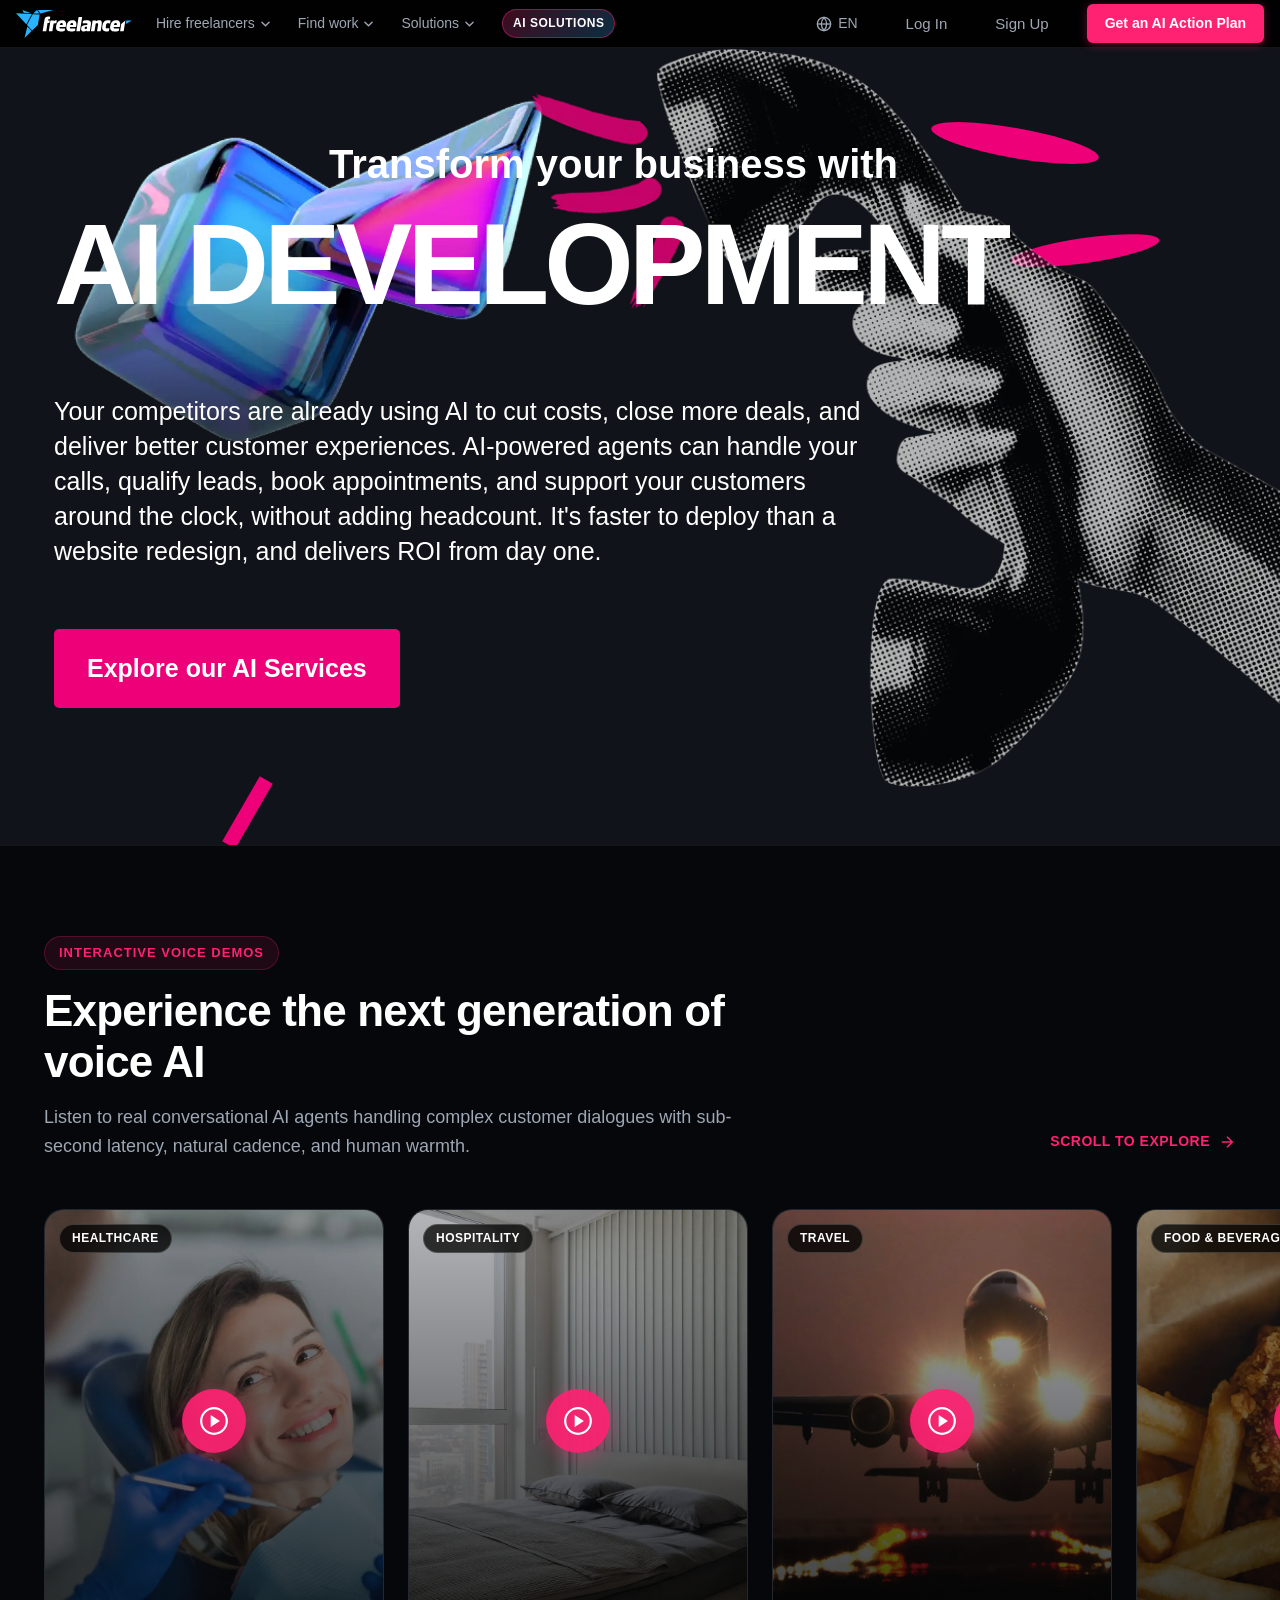
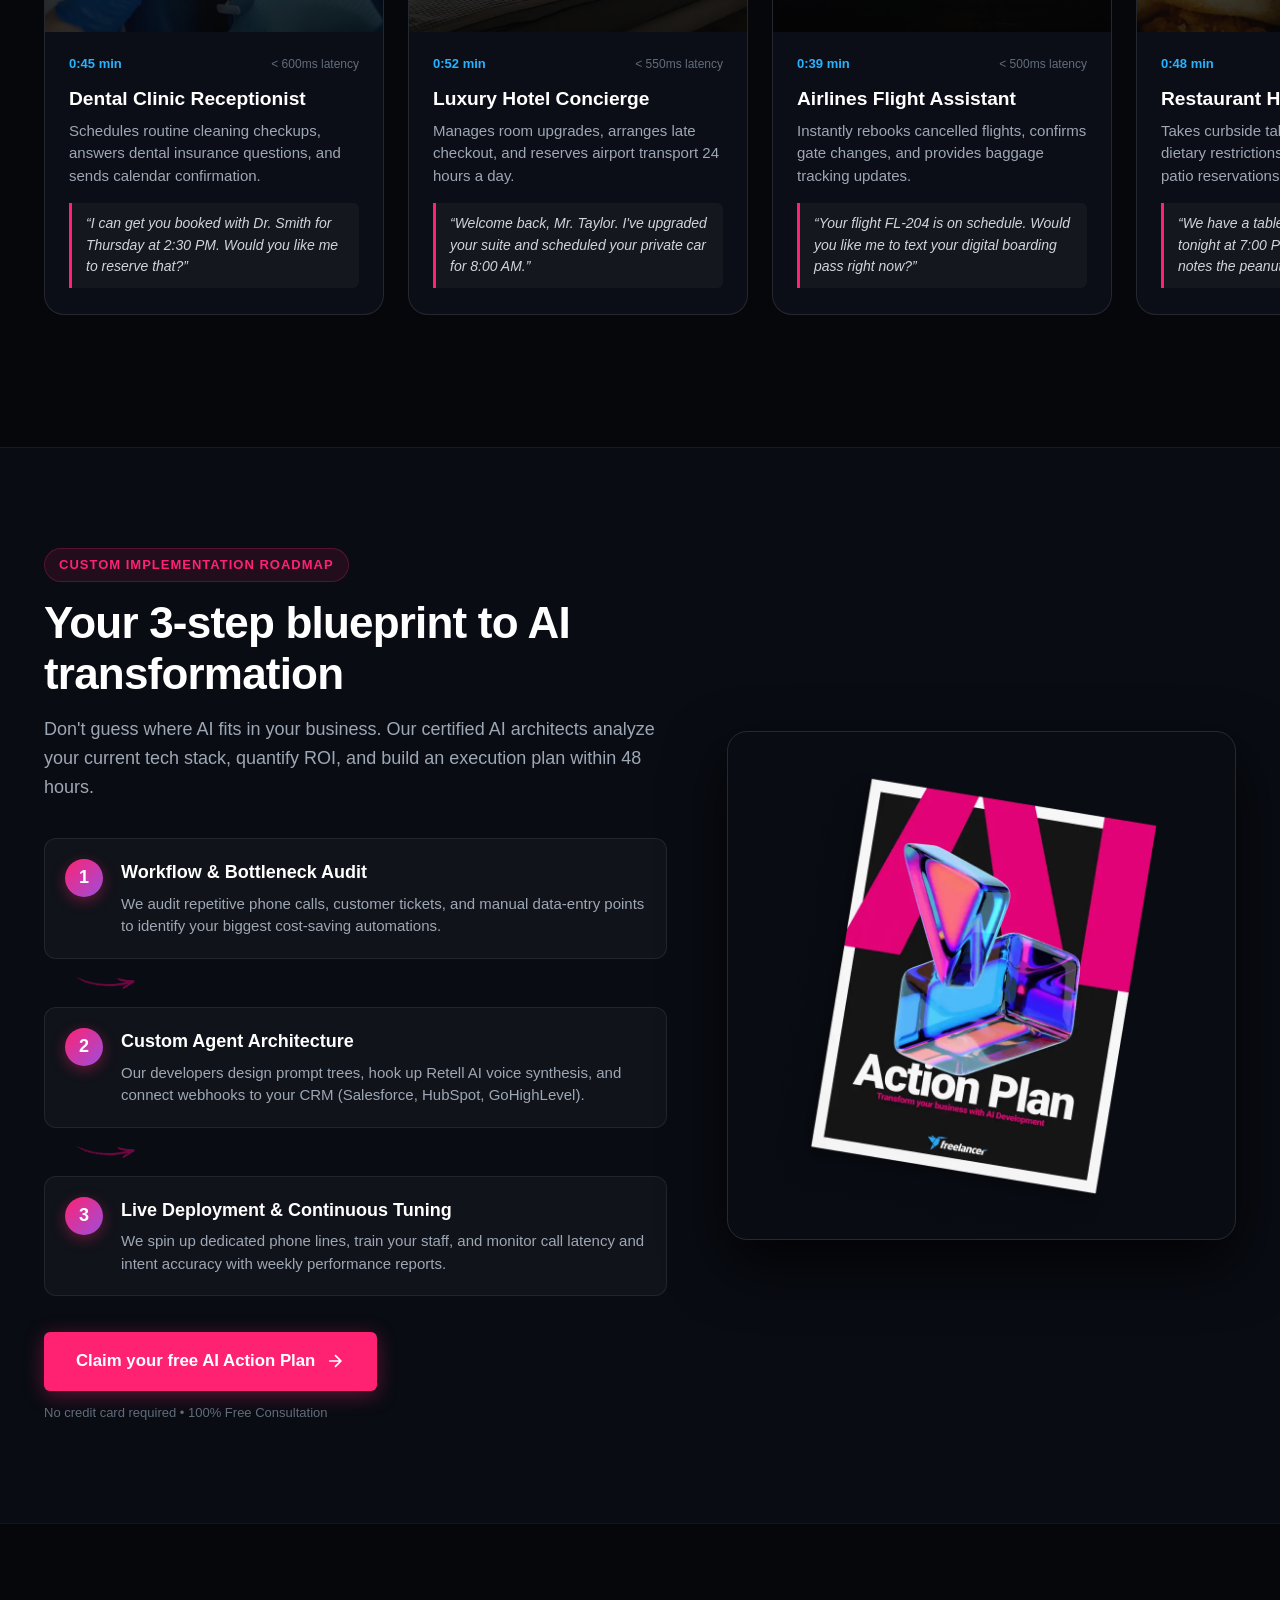
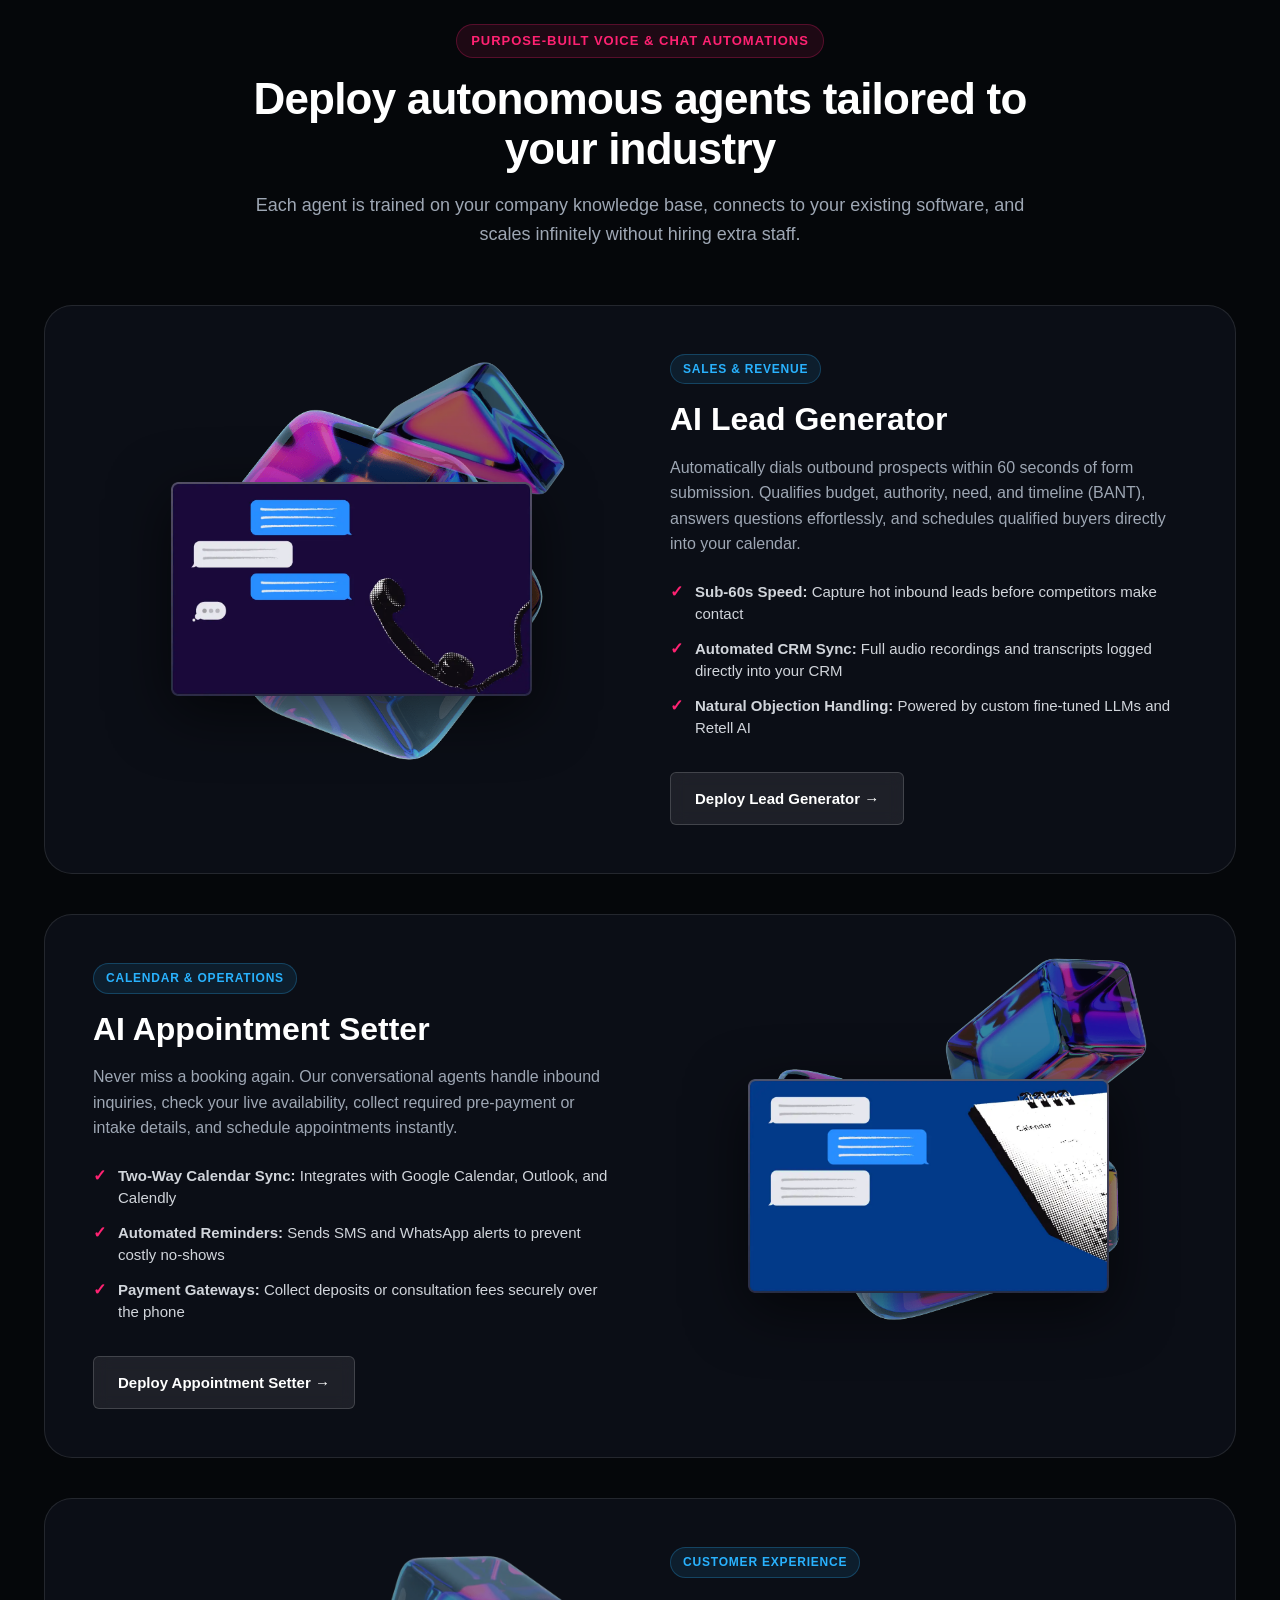
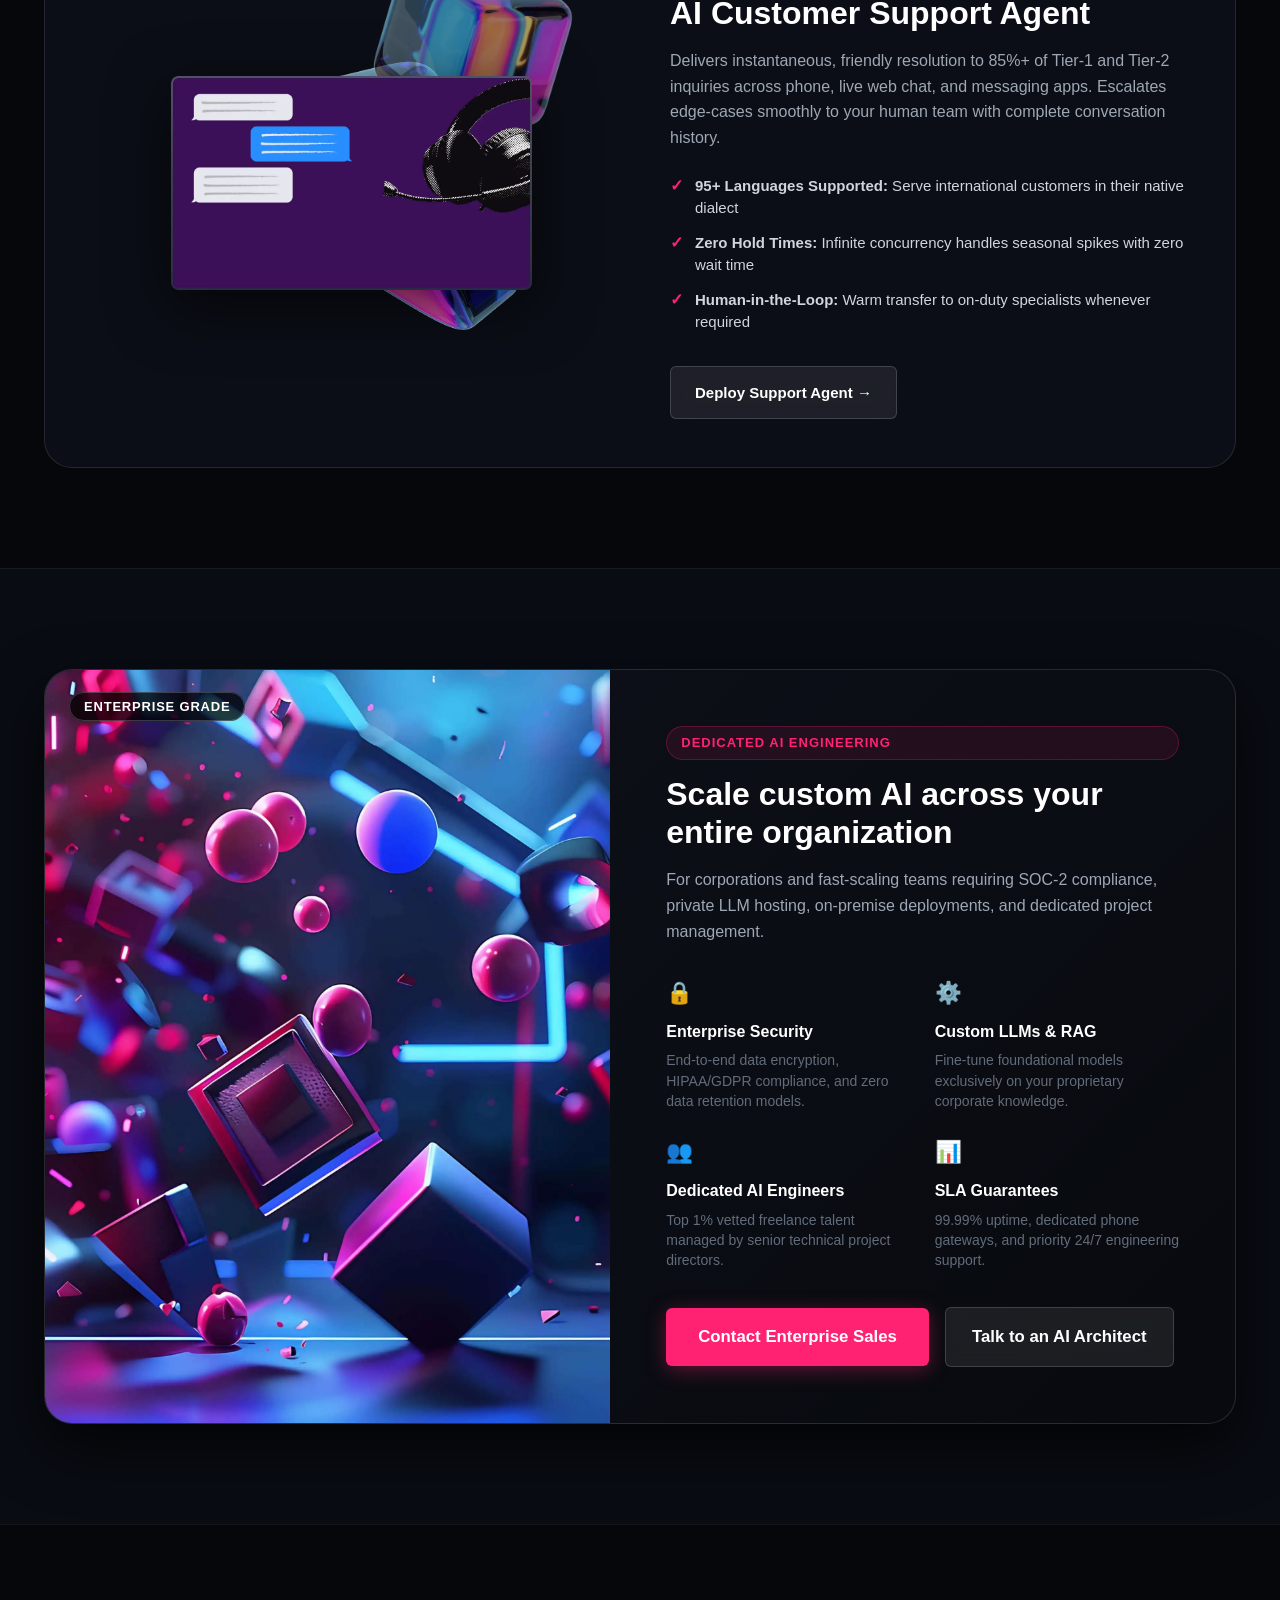
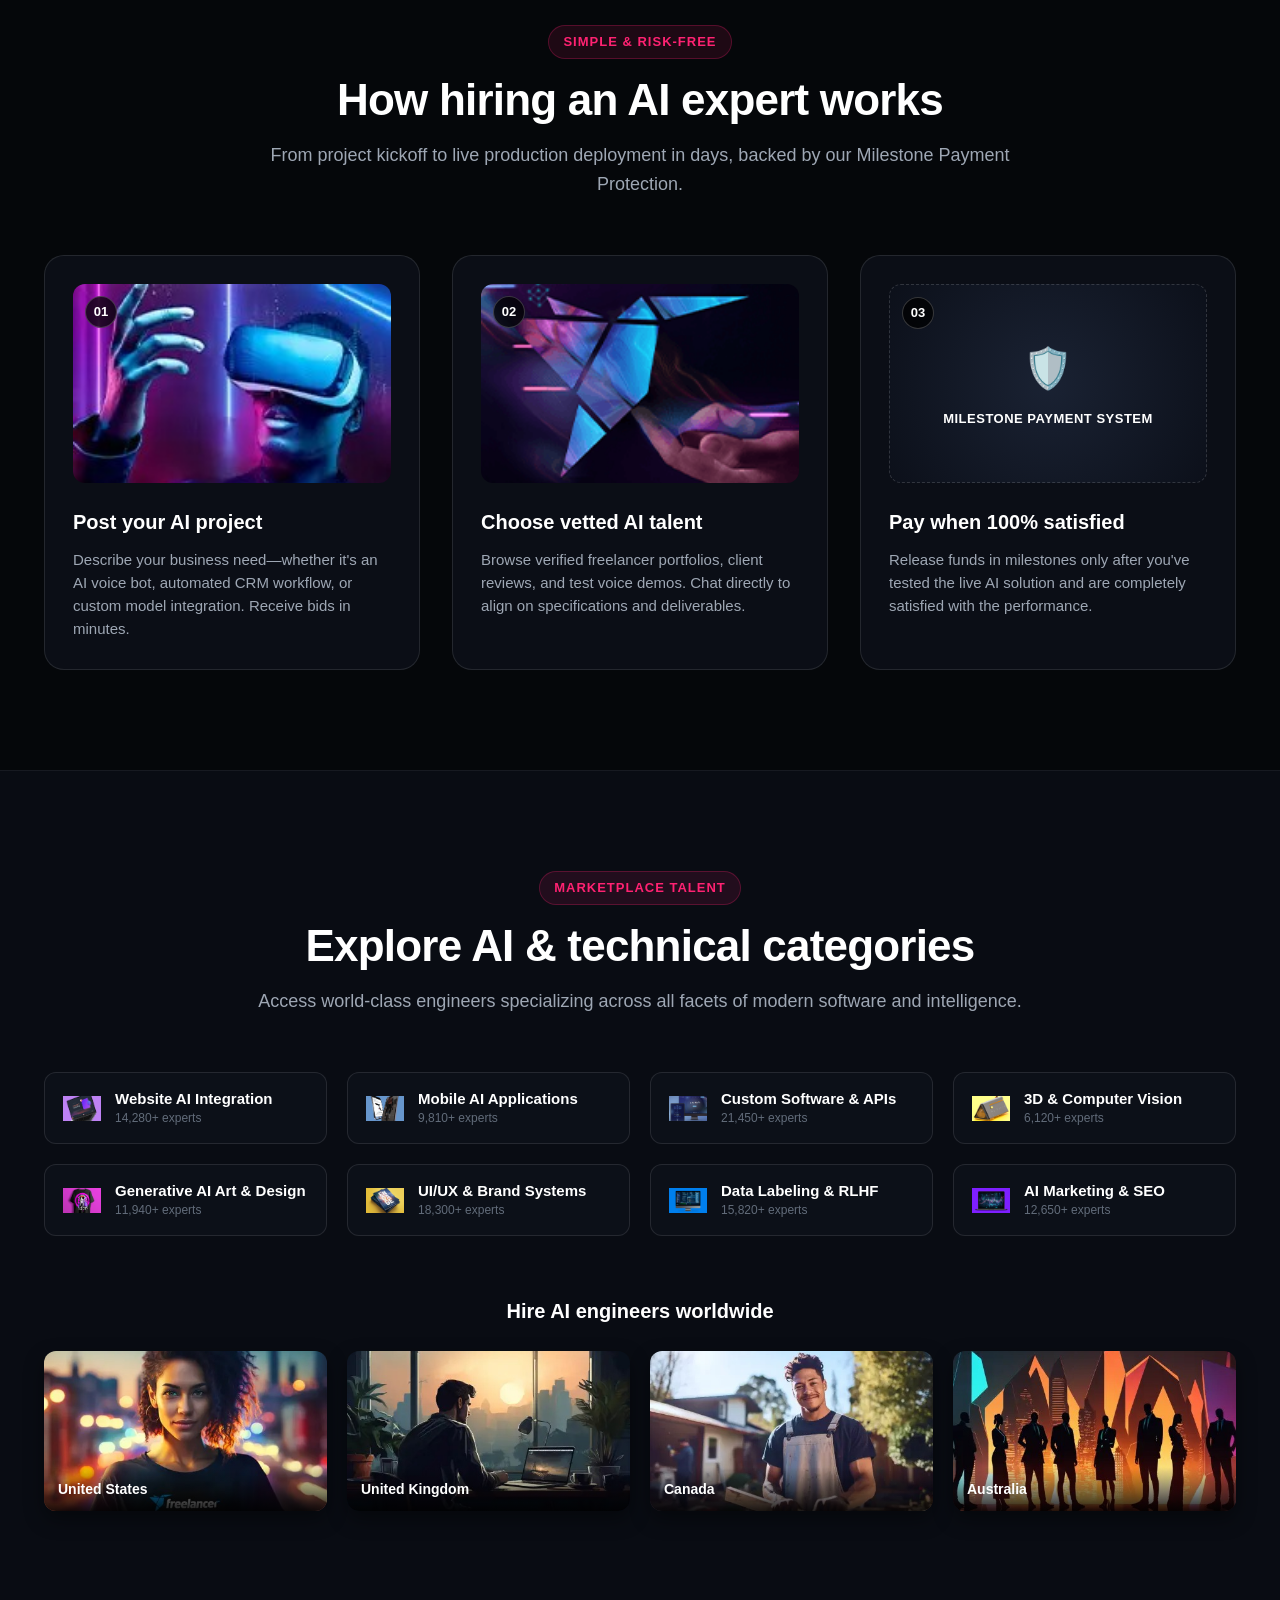
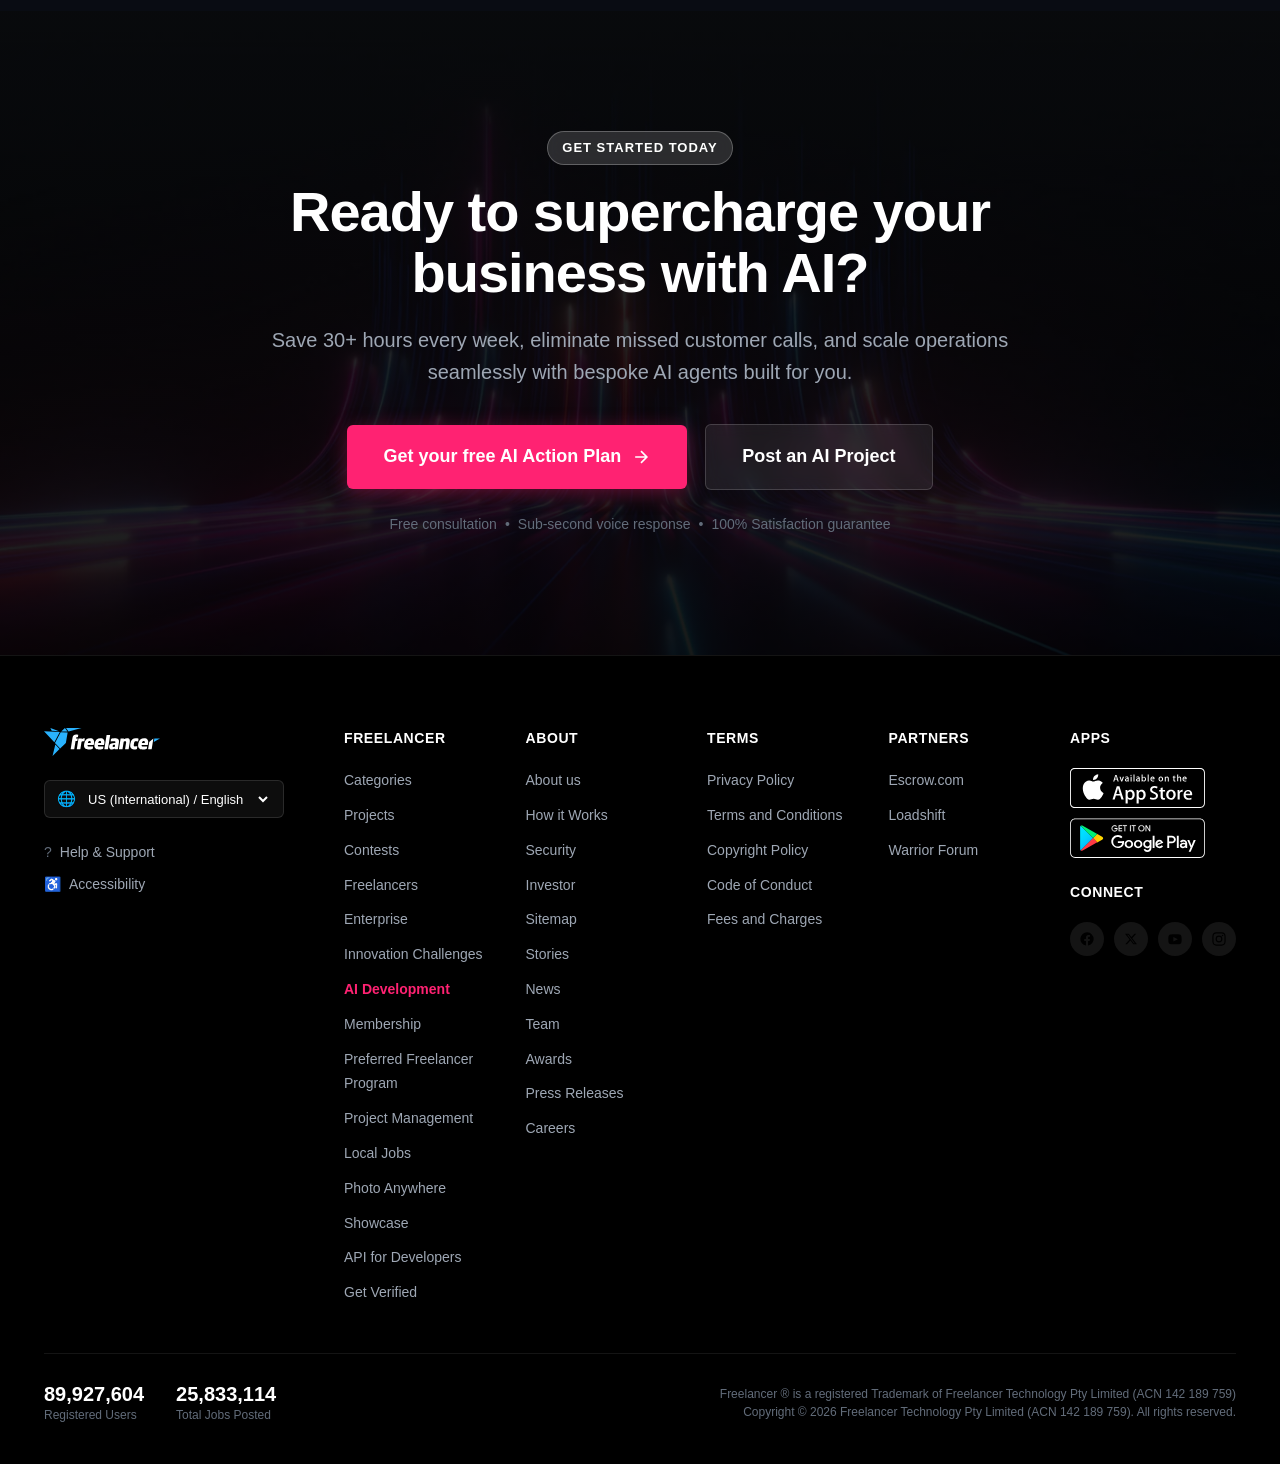
<file: development.html>
<!DOCTYPE html>
<html lang="en">
<head>
    <meta charset="UTF-8">
    <meta name="viewport" content="width=device-width, initial-scale=1.0">
    <title>Supercharge Your Business with AI Freelancers | Freelancer</title>
    <link rel="stylesheet" href="development.css">
    <link rel="icon" type="image/svg+xml" href="Supercharge Your Business with AI Freelancers _ Freelancer/imgi_18_freelancer-logo-icon.svg">
    <link rel="stylesheet" href="../dropdown.css">
</head>
<body>
    <input type="checkbox" id="nav-toggle-checkbox" class="nav-toggle-checkbox" aria-label="Toggle Navigation Menu">
    <header class="site-header">
        <div class="nav-container">
            <div class="nav-left">
                <label for="nav-toggle-checkbox" class="hamburger-btn" aria-label="Toggle mobile menu">
                    <span class="hamburger-line"></span>
                    <span class="hamburger-line"></span>
                    <span class="hamburger-line"></span>
                </label>
                <a href="../index.html" class="brand-logo" aria-label="Freelancer Home">
                    <img src="Supercharge Your Business with AI Freelancers _ Freelancer/imgi_1_freelancer-logo-light.svg" alt="Freelancer" class="logo-image">
                </a>
                <nav class="primary-nav" aria-label="Main Navigation">
                    <div class="nav-item-dropdown">
                        <a href="../index.html#hire" class="nav-link">
                            Hire freelancers
                            <svg class="dropdown-chevron" viewBox="0 0 10 6" fill="currentColor">
                                <path d="M1 1l4 4 4-4" stroke="currentColor" stroke-width="1.5" fill="none"
                                    stroke-linecap="round" />
                            </svg>
                        </a>
                    </div>
                    <div class="nav-item-dropdown">
                        <a href="../index.html#work" class="nav-link">
                            Find work
                            <svg class="dropdown-chevron" viewBox="0 0 10 6" fill="currentColor">
                                <path d="M1 1l4 4 4-4" stroke="currentColor" stroke-width="1.5" fill="none"
                                    stroke-linecap="round" />
                            </svg>
                        </a>
                    </div>
                    <div class="nav-item-dropdown">
                        <a href="../index.html#solutions" class="nav-link">
                            Solutions
                            <svg class="dropdown-chevron" viewBox="0 0 10 6" fill="currentColor">
                                <path d="M1 1l4 4 4-4" stroke="currentColor" stroke-width="1.5" fill="none"
                                    stroke-linecap="round" />
                            </svg>
                        </a>
                    </div>
                    <div class="nav-badge-item">
                        <span class="ai-nav-pill">AI Solutions</span>
                    </div>
                </nav>
            </div>

            <div class="nav-right">
                <a href="#language" class="lang-selector" aria-label="Language Selector">
                    <svg class="globe-icon" viewBox="0 0 24 24" fill="none" stroke="currentColor" stroke-width="2">
                        <circle cx="12" cy="12" r="10"></circle>
                        <line x1="2" y1="12" x2="22" y2="12"></line>
                        <path
                            d="M12 2a15.3 15.3 0 0 1 4 10 15.3 15.3 0 0 1-4 10 15.3 15.3 0 0 1-4-10 15.3 15.3 0 0 1 4-10z">
                        </path>
                    </svg>
                    <span>EN</span>
                </a>
                <a href="log-in.html" class="nav-auth-link">Log In</a>
                <a href="sign-in.html" class="nav-auth-link">Sign Up</a>
                <a href="#action-plan" class="btn-primary-header">Get an AI Action Plan</a>
            </div>
        </div>

        <!-- Mobile Drawer Navigation -->
        <nav class="mobile-drawer" aria-label="Mobile Navigation Drawer">
            <a href="../index.html#hire" class="mobile-nav-link">Hire freelancers</a>
            <a href="../index.html#work" class="mobile-nav-link">Find work</a>
            <a href="../index.html#solutions" class="mobile-nav-link">Solutions</a>
            <hr class="mobile-nav-divider">
            <a href="log-in.html" class="mobile-nav-link">Log In</a>
            <a href="sign-in.html" class="mobile-nav-link">Sign Up</a>
            <a href="#action-plan" class="btn-primary-header mobile-btn-plan">Get an AI Action Plan</a>
        </nav>
    </header>

    <main id="main-content">
        <!-- ==========================================
             2. HERO SECTION
             ========================================== -->

            <section class="hero">

                <!-- Colorful cubes -->
                <img src="./Supercharge Your Business with AI Freelancers _ Freelancer/imgi_97_cubes.png" class="cubes" alt="Colorful cubes">

                <!-- Pink brush strokes -->
                <div class="pink-stroke stroke-one"></div>
                <div class="pink-stroke stroke-two"></div>
                <div class="pink-stroke stroke-three"></div>

                <!-- Main content -->
                <div class="content">

                    <h2>Transform your business with</h2>

                    <h1>AI DEVELOPMENT</h1>

                    <p>
                        Your competitors are already using AI to cut costs, close more deals,
                        and deliver better customer experiences. AI-powered agents can handle
                        your calls, qualify leads, book appointments, and support your
                        customers around the clock, without adding headcount. It's faster to
                        deploy than a website redesign, and delivers ROI from day one.
                    </p>

                    <a href="#" class="button">Explore our AI Services</a>

                </div>

                <!-- Hand image -->
                <img src="./Supercharge Your Business with AI Freelancers _ Freelancer/imgi_91_hero-phone.png" class="hand" alt="AI hand">

            </section>

</body>

        </html>

        <!-- ==========================================
             3. INTERACTIVE VOICE AI DEMOS (HORIZONTAL OVERFLOW)
             ========================================== -->
        <section id="demos" class="demos-section">
            <div class="container demos-header-container">
                <div class="demos-header-row">
                    <div class="demos-header-left">
                        <span class="section-tag">Interactive Voice Demos</span>
                        <h2 class="section-heading">Experience the next generation of voice AI</h2>
                        <p class="section-description">
                            Listen to real conversational AI agents handling complex customer dialogues with sub-second
                            latency, natural cadence, and human warmth.
                        </p>
                    </div>
                    <div class="demos-scroll-hint" aria-hidden="true">
                        <span class="hint-text">Scroll to explore</span>
                        <svg class="hint-arrow" viewBox="0 0 24 24" fill="none" stroke="currentColor" stroke-width="2">
                            <path d="M5 12h14M12 5l7 7-7 7" />
                        </svg>
                    </div>
                </div>
            </div>

            <!-- Single-Row Horizontally Scrolling Track -->
            <div class="demos-carousel-wrapper">
                <div class="demos-track" role="region" aria-label="Audio Demos Carousel">
                    <!-- Demo Card 1: Dental Clinic -->
                    <article class="demo-card">
                        <div class="demo-card-image-wrap">
                            <img src="Supercharge Your Business with AI Freelancers _ Freelancer/imgi_25_dental-clinic2.jpg" alt="Dental clinic front desk"
                                class="demo-card-img" loading="lazy">
                            <div class="demo-play-overlay">
                                <span class="demo-play-btn" aria-label="Play Dental Clinic voice demo">
                                    <img src="Supercharge Your Business with AI Freelancers _ Freelancer/imgi_35_play-circle.svg" alt="Play" class="play-svg">
                                </span>
                            </div>
                            <span class="demo-badge">Healthcare</span>
                        </div>
                        <div class="demo-card-body">
                            <div class="demo-meta">
                                <span class="demo-duration">0:45 min</span>
                                <span class="demo-latency">&lt; 600ms latency</span>
                            </div>
                            <h3 class="demo-title">Dental Clinic Receptionist</h3>
                            <p class="demo-text">
                                Schedules routine cleaning checkups, answers dental insurance questions, and sends
                                calendar confirmation.
                            </p>
                            <div class="demo-quote">
                                &ldquo;I can get you booked with Dr. Smith for Thursday at 2:30 PM. Would you like me to
                                reserve that?&rdquo;
                            </div>
                        </div>
                    </article>

                    <!-- Demo Card 2: Hotel Concierge -->
                    <article class="demo-card">
                        <div class="demo-card-image-wrap">
                            <img src="Supercharge Your Business with AI Freelancers _ Freelancer/imgi_26_hotel.jpg" alt="Luxury hotel lobby" class="demo-card-img"
                                loading="lazy">
                            <div class="demo-play-overlay">
                                <span class="demo-play-btn" aria-label="Play Hotel Concierge voice demo">
                                    <img src="Supercharge Your Business with AI Freelancers _ Freelancer/imgi_35_play-circle.svg" alt="Play" class="play-svg">
                                </span>
                            </div>
                            <span class="demo-badge">Hospitality</span>
                        </div>
                        <div class="demo-card-body">
                            <div class="demo-meta">
                                <span class="demo-duration">0:52 min</span>
                                <span class="demo-latency">&lt; 550ms latency</span>
                            </div>
                            <h3 class="demo-title">Luxury Hotel Concierge</h3>
                            <p class="demo-text">
                                Manages room upgrades, arranges late checkout, and reserves airport transport 24 hours a
                                day.
                            </p>
                            <div class="demo-quote">
                                &ldquo;Welcome back, Mr. Taylor. I've upgraded your suite and scheduled your private car
                                for 8:00 AM.&rdquo;
                            </div>
                        </div>
                    </article>

                    <!-- Demo Card 3: Airlines Support -->
                    <article class="demo-card">
                        <div class="demo-card-image-wrap">
                            <img src="Supercharge Your Business with AI Freelancers _ Freelancer/imgi_27_airlines2.jpg" alt="Commercial passenger aircraft"
                                class="demo-card-img" loading="lazy">
                            <div class="demo-play-overlay">
                                <span class="demo-play-btn" aria-label="Play Airline Support voice demo">
                                    <img src="Supercharge Your Business with AI Freelancers _ Freelancer/imgi_35_play-circle.svg" alt="Play" class="play-svg">
                                </span>
                            </div>
                            <span class="demo-badge">Travel</span>
                        </div>
                        <div class="demo-card-body">
                            <div class="demo-meta">
                                <span class="demo-duration">0:39 min</span>
                                <span class="demo-latency">&lt; 500ms latency</span>
                            </div>
                            <h3 class="demo-title">Airlines Flight Assistant</h3>
                            <p class="demo-text">
                                Instantly rebooks cancelled flights, confirms gate changes, and provides baggage
                                tracking updates.
                            </p>
                            <div class="demo-quote">
                                &ldquo;Your flight FL-204 is on schedule. Would you like me to text your digital
                                boarding pass right now?&rdquo;
                            </div>
                        </div>
                    </article>

                    <!-- Demo Card 4: Restaurant Menu & Bookings -->
                    <article class="demo-card">
                        <div class="demo-card-image-wrap">
                            <img src="Supercharge Your Business with AI Freelancers _ Freelancer/imgi_28_restaurant-menu.jpg" alt="Gourmet restaurant dining"
                                class="demo-card-img" loading="lazy">
                            <div class="demo-play-overlay">
                                <span class="demo-play-btn" aria-label="Play Restaurant Dining voice demo">
                                    <img src="Supercharge Your Business with AI Freelancers _ Freelancer/imgi_35_play-circle.svg" alt="Play" class="play-svg">
                                </span>
                            </div>
                            <span class="demo-badge">Food &amp; Beverage</span>
                        </div>
                        <div class="demo-card-body">
                            <div class="demo-meta">
                                <span class="demo-duration">0:48 min</span>
                                <span class="demo-latency">&lt; 580ms latency</span>
                            </div>
                            <h3 class="demo-title">Restaurant Host &amp; Orders</h3>
                            <p class="demo-text">
                                Takes curbside takeout orders, checks dietary restrictions, and books outdoor patio
                                reservations.
                            </p>
                            <div class="demo-quote">
                                &ldquo;We have a table for four on the patio tonight at 7:00 PM. I'll make sure the chef
                                notes the peanut allergy.&rdquo;
                            </div>
                        </div>
                    </article>

                    <!-- Demo Card 5: Skincare Clinic -->
                    <article class="demo-card">
                        <div class="demo-card-image-wrap">
                            <img src="Supercharge Your Business with AI Freelancers _ Freelancer/imgi_29_skincare.jpg" alt="Skincare and dermatology clinic"
                                class="demo-card-img" loading="lazy">
                            <div class="demo-play-overlay">
                                <span class="demo-play-btn" aria-label="Play Skincare Specialist voice demo">
                                    <img src="Supercharge Your Business with AI Freelancers _ Freelancer/imgi_35_play-circle.svg" alt="Play" class="play-svg">
                                </span>
                            </div>
                            <span class="demo-badge">Wellness</span>
                        </div>
                        <div class="demo-card-body">
                            <div class="demo-meta">
                                <span class="demo-duration">1:04 min</span>
                                <span class="demo-latency">&lt; 620ms latency</span>
                            </div>
                            <h3 class="demo-title">Skincare Consultation</h3>
                            <p class="demo-text">
                                Conducts initial skin questionnaire, suggests gentle product regimens, and reserves
                                esthetician visits.
                            </p>
                            <div class="demo-quote">
                                &ldquo;Based on your combination skin profile, I recommend our hydrating serum before
                                your chemical peel.&rdquo;
                            </div>
                        </div>
                    </article>

                    <!-- Demo Card 6: Wine Sommelier -->
                    <article class="demo-card">
                        <div class="demo-card-image-wrap">
                            <img src="Supercharge Your Business with AI Freelancers _ Freelancer/imgi_30_wine-expert.jpg" alt="Wine cellar and tasting" class="demo-card-img"
                                loading="lazy">
                            <div class="demo-play-overlay">
                                <span class="demo-play-btn" aria-label="Play Wine Expert voice demo">
                                    <img src="Supercharge Your Business with AI Freelancers _ Freelancer/imgi_35_play-circle.svg" alt="Play" class="play-svg">
                                </span>
                            </div>
                            <span class="demo-badge">Retail</span>
                        </div>
                        <div class="demo-card-body">
                            <div class="demo-meta">
                                <span class="demo-duration">0:58 min</span>
                                <span class="demo-latency">&lt; 590ms latency</span>
                            </div>
                            <h3 class="demo-title">Wine Sommelier Advisor</h3>
                            <p class="demo-text">
                                Recommends grape varietals and vintages based on menu choices and orders curated gift
                                boxes.
                            </p>
                            <div class="demo-quote">
                                &ldquo;For prime rib, a 2018 Napa Valley Cabernet Sauvignon offers the perfect acidity
                                and tannin structure.&rdquo;
                            </div>
                        </div>
                    </article>
                </div>
            </div>
        </section>

        <!-- ==========================================
             4. AI ACTION PLAN SECTION
             ========================================== -->
        <section id="action-plan" class="action-plan-section">
            <div class="container">
                <div class="action-plan-grid">
                    <!-- Left Column: Steps -->
                    <div class="action-plan-content">
                        <span class="section-tag">Custom Implementation Roadmap</span>
                        <h2 class="section-heading">Your 3-step blueprint to AI transformation</h2>
                        <p class="section-description">
                            Don't guess where AI fits in your business. Our certified AI architects analyze your current
                            tech stack, quantify ROI, and build an execution plan within 48 hours.
                        </p>

                        <div class="plan-steps-list">
                            <!-- Step 1 -->
                            <div class="plan-step-item">
                                <div class="step-badge">1</div>
                                <div class="step-info">
                                    <h3 class="step-title">Workflow &amp; Bottleneck Audit</h3>
                                    <p class="step-text">
                                        We audit repetitive phone calls, customer tickets, and manual data-entry points
                                        to identify your biggest cost-saving automations.
                                    </p>
                                </div>
                            </div>

                            <div class="step-connector">
                                <img src="Supercharge Your Business with AI Freelancers _ Freelancer/imgi_31_ai-action-plan-arrow.png" alt="Connector arrow"
                                    class="step-arrow-img">
                            </div>

                            <!-- Step 2 -->
                            <div class="plan-step-item">
                                <div class="step-badge">2</div>
                                <div class="step-info">
                                    <h3 class="step-title">Custom Agent Architecture</h3>
                                    <p class="step-text">
                                        Our developers design prompt trees, hook up Retell AI voice synthesis, and
                                        connect webhooks to your CRM (Salesforce, HubSpot, GoHighLevel).
                                    </p>
                                </div>
                            </div>

                            <div class="step-connector">
                                <img src="Supercharge Your Business with AI Freelancers _ Freelancer/imgi_31_ai-action-plan-arrow.png" alt="Connector arrow"
                                    class="step-arrow-img">
                            </div>

                            <!-- Step 3 -->
                            <div class="plan-step-item">
                                <div class="step-badge">3</div>
                                <div class="step-info">
                                    <h3 class="step-title">Live Deployment &amp; Continuous Tuning</h3>
                                    <p class="step-text">
                                        We spin up dedicated phone lines, train your staff, and monitor call latency and
                                        intent accuracy with weekly performance reports.
                                    </p>
                                </div>
                            </div>
                        </div>

                        <div class="plan-cta-row">
                            <a href="#claim-plan" class="btn-cta-primary">
                                Claim your free AI Action Plan
                                <svg class="arrow-cta-icon" viewBox="0 0 24 24" fill="none" stroke="currentColor"
                                    stroke-width="2">
                                    <path d="M5 12h14M12 5l7 7-7 7" />
                                </svg>
                            </a>
                            <span class="plan-guarantee">No credit card required &bull; 100% Free Consultation</span>
                        </div>
                    </div>

                    <!-- Right Column: Visual Dashboard -->
                    <div class="action-plan-visual">
                        <div class="action-plan-image-card">
                            <img src="Supercharge Your Business with AI Freelancers _ Freelancer/imgi_32_ai-action-plan.png" alt="Freelancer AI Action Plan Report Dashboard"
                                class="plan-dashboard-img">
                            <div class="plan-glow-halo" aria-hidden="true"></div>
                        </div>
                    </div>
                </div>
            </div>
        </section>

        <!-- ==========================================
             5. SPECIALIZED AI AGENTS SHOWCASE
             ========================================== -->
        <section class="agents-section" aria-label="Specialized AI Agents">
            <div class="container">
                <div class="section-header text-center">
                    <span class="section-tag">Purpose-Built Voice &amp; Chat Automations</span>
                    <h2 class="section-heading">Deploy autonomous agents tailored to your industry</h2>
                    <p class="section-description">
                        Each agent is trained on your company knowledge base, connects to your existing software, and
                        scales infinitely without hiring extra staff.
                    </p>
                </div>

                <div class="agents-list">
                    <!-- Agent Showcase 1: Lead Generator -->
                    <div class="agent-showcase-card">
                        <div class="agent-visual-col">
                            <div class="agent-artboard-wrap">
                                <img src="Supercharge Your Business with AI Freelancers _ Freelancer/imgi_36_shape-lead-generator.png" alt="" class="agent-bg-shape"
                                    aria-hidden="true">
                                <img src="Supercharge Your Business with AI Freelancers _ Freelancer/imgi_33_side-shape-1.png" alt="" class="agent-side-shape"
                                    aria-hidden="true">
                                <img src="Supercharge Your Business with AI Freelancers _ Freelancer/imgi_34_ai-lead-generator.png" alt="AI Lead Generator Agent Interface"
                                    class="agent-character-img">
                            </div>
                        </div>
                        <div class="agent-info-col">
                            <span class="agent-badge">Sales &amp; Revenue</span>
                            <h3 class="agent-title">AI Lead Generator</h3>
                            <p class="agent-description">
                                Automatically dials outbound prospects within 60 seconds of form submission. Qualifies
                                budget, authority, need, and timeline (BANT), answers questions effortlessly, and
                                schedules qualified buyers directly into your calendar.
                            </p>
                            <ul class="agent-perks">
                                <li>
                                    <span class="perk-check">&#10003;</span>
                                    <span><strong>Sub-60s Speed:</strong> Capture hot inbound leads before competitors
                                        make contact</span>
                                </li>
                                <li>
                                    <span class="perk-check">&#10003;</span>
                                    <span><strong>Automated CRM Sync:</strong> Full audio recordings and transcripts
                                        logged directly into your CRM</span>
                                </li>
                                <li>
                                    <span class="perk-check">&#10003;</span>
                                    <span><strong>Natural Objection Handling:</strong> Powered by custom fine-tuned LLMs
                                        and Retell AI</span>
                                </li>
                            </ul>
                            <a href="#hire-lead-agent" class="btn-cta-secondary agent-btn">
                                Deploy Lead Generator &rarr;
                            </a>
                        </div>
                    </div>

                    <!-- Agent Showcase 2: Appointment Setter -->
                    <div class="agent-showcase-card reverse-card">
                        <div class="agent-visual-col">
                            <div class="agent-artboard-wrap">
                                <img src="Supercharge Your Business with AI Freelancers _ Freelancer/imgi_38_shape-appointment-setter.png" alt="" class="agent-bg-shape"
                                    aria-hidden="true">
                                <img src="Supercharge Your Business with AI Freelancers _ Freelancer/imgi_39_side-shape-2.png" alt="" class="agent-side-shape"
                                    aria-hidden="true">
                                <img src="Supercharge Your Business with AI Freelancers _ Freelancer/imgi_37_ai-appointment-setter.png"
                                    alt="AI Appointment Setter Agent Interface" class="agent-character-img">
                            </div>
                        </div>
                        <div class="agent-info-col">
                            <span class="agent-badge">Calendar &amp; Operations</span>
                            <h3 class="agent-title">AI Appointment Setter</h3>
                            <p class="agent-description">
                                Never miss a booking again. Our conversational agents handle inbound inquiries, check
                                your live availability, collect required pre-payment or intake details, and schedule
                                appointments instantly.
                            </p>
                            <ul class="agent-perks">
                                <li>
                                    <span class="perk-check">&#10003;</span>
                                    <span><strong>Two-Way Calendar Sync:</strong> Integrates with Google Calendar,
                                        Outlook, and Calendly</span>
                                </li>
                                <li>
                                    <span class="perk-check">&#10003;</span>
                                    <span><strong>Automated Reminders:</strong> Sends SMS and WhatsApp alerts to prevent
                                        costly no-shows</span>
                                </li>
                                <li>
                                    <span class="perk-check">&#10003;</span>
                                    <span><strong>Payment Gateways:</strong> Collect deposits or consultation fees
                                        securely over the phone</span>
                                </li>
                            </ul>
                            <a href="#hire-appointment-agent" class="btn-cta-secondary agent-btn">
                                Deploy Appointment Setter &rarr;
                            </a>
                        </div>
                    </div>

                    <!-- Agent Showcase 3: Customer Support Agent -->
                    <div class="agent-showcase-card">
                        <div class="agent-visual-col">
                            <div class="agent-artboard-wrap">
                                <img src="Supercharge Your Business with AI Freelancers _ Freelancer/imgi_41_shape-support-agent.png" alt="" class="agent-bg-shape"
                                    aria-hidden="true">
                                <img src="Supercharge Your Business with AI Freelancers _ Freelancer/imgi_42_side-shape-3.png" alt="" class="agent-side-shape"
                                    aria-hidden="true">
                                <img src="Supercharge Your Business with AI Freelancers _ Freelancer/imgi_40_ai-support-agent.png" alt="AI Customer Support Agent Interface"
                                    class="agent-character-img">
                            </div>
                        </div>
                        <div class="agent-info-col">
                            <span class="agent-badge">Customer Experience</span>
                            <h3 class="agent-title">AI Customer Support Agent</h3>
                            <p class="agent-description">
                                Delivers instantaneous, friendly resolution to 85%+ of Tier-1 and Tier-2 inquiries
                                across phone, live web chat, and messaging apps. Escalates edge-cases smoothly to your
                                human team with complete conversation history.
                            </p>
                            <ul class="agent-perks">
                                <li>
                                    <span class="perk-check">&#10003;</span>
                                    <span><strong>95+ Languages Supported:</strong> Serve international customers in
                                        their native dialect</span>
                                </li>
                                <li>
                                    <span class="perk-check">&#10003;</span>
                                    <span><strong>Zero Hold Times:</strong> Infinite concurrency handles seasonal spikes
                                        with zero wait time</span>
                                </li>
                                <li>
                                    <span class="perk-check">&#10003;</span>
                                    <span><strong>Human-in-the-Loop:</strong> Warm transfer to on-duty specialists
                                        whenever required</span>
                                </li>
                            </ul>
                            <a href="#hire-support-agent" class="btn-cta-secondary agent-btn">
                                Deploy Support Agent &rarr;
                            </a>
                        </div>
                    </div>
                </div>
            </div>
        </section>

        <!-- ==========================================
             6. ENTERPRISE AI SOLUTIONS
             ========================================== -->
        <section class="enterprise-section" aria-label="Enterprise AI Solutions">
            <div class="container">
                <div class="enterprise-card">
                    <div class="enterprise-image-side">
                        <img src="Supercharge Your Business with AI Freelancers _ Freelancer/imgi_43_ai-enterprise.jpg" alt="Freelancer Enterprise AI Team"
                            class="enterprise-img">
                        <div class="enterprise-badge-overlay">
                            <span class="ent-pill">Enterprise Grade</span>
                        </div>
                    </div>
                    <div class="enterprise-content-side">
                        <span class="section-tag">Dedicated AI Engineering</span>
                        <h2 class="enterprise-title">Scale custom AI across your entire organization</h2>
                        <p class="enterprise-text">
                            For corporations and fast-scaling teams requiring SOC-2 compliance, private LLM hosting,
                            on-premise deployments, and dedicated project management.
                        </p>
                        <div class="enterprise-grid-features">
                            <div class="ent-feat">
                                <span class="ent-feat-icon">🔒</span>
                                <h4 class="ent-feat-title">Enterprise Security</h4>
                                <p class="ent-feat-text">End-to-end data encryption, HIPAA/GDPR compliance, and zero
                                    data retention models.</p>
                            </div>
                            <div class="ent-feat">
                                <span class="ent-feat-icon">⚙️</span>
                                <h4 class="ent-feat-title">Custom LLMs &amp; RAG</h4>
                                <p class="ent-feat-text">Fine-tune foundational models exclusively on your proprietary
                                    corporate knowledge.</p>
                            </div>
                            <div class="ent-feat">
                                <span class="ent-feat-icon">👥</span>
                                <h4 class="ent-feat-title">Dedicated AI Engineers</h4>
                                <p class="ent-feat-text">Top 1% vetted freelance talent managed by senior technical
                                    project directors.</p>
                            </div>
                            <div class="ent-feat">
                                <span class="ent-feat-icon">📊</span>
                                <h4 class="ent-feat-title">SLA Guarantees</h4>
                                <p class="ent-feat-text">99.99% uptime, dedicated phone gateways, and priority 24/7
                                    engineering support.</p>
                            </div>
                        </div>
                        <div class="enterprise-btn-group">
                            <a href="#enterprise-contact" class="btn-cta-primary">Contact Enterprise Sales</a>
                            <a href="#talk-architect" class="btn-cta-secondary">Talk to an AI Architect</a>
                        </div>
                    </div>
                </div>
            </div>
        </section>

        <!-- ==========================================
             7. HOW HIRING ON FREELANCER WORKS
             ========================================== -->
        <section class="how-it-works-section" aria-label="How Hiring AI Developers Works">
            <div class="container">
                <div class="section-header text-center">
                    <span class="section-tag">Simple &amp; Risk-Free</span>
                    <h2 class="section-heading">How hiring an AI expert works</h2>
                    <p class="section-description">
                        From project kickoff to live production deployment in days, backed by our Milestone Payment
                        Protection.
                    </p>
                </div>

                <div class="steps-grid-3">
                    <div class="step-card">
                        <div class="step-img-box">
                            <img src="Supercharge Your Business with AI Freelancers _ Freelancer/imgi_19_how-it-works-1.jpg" alt="Post a project on Freelancer"
                                class="step-img">
                            <span class="step-number-tag">01</span>
                        </div>
                        <h3 class="step-card-title">Post your AI project</h3>
                        <p class="step-card-desc">
                            Describe your business need—whether it's an AI voice bot, automated CRM workflow, or custom
                            model integration. Receive bids in minutes.
                        </p>
                    </div>

                    <div class="step-card">
                        <div class="step-img-box">
                            <img src="Supercharge Your Business with AI Freelancers _ Freelancer/imgi_20_how-it-works-2.png" alt="Select top AI engineers" class="step-img">
                            <span class="step-number-tag">02</span>
                        </div>
                        <h3 class="step-card-title">Choose vetted AI talent</h3>
                        <p class="step-card-desc">
                            Browse verified freelancer portfolios, client reviews, and test voice demos. Chat directly
                            to align on specifications and deliverables.
                        </p>
                    </div>

                    <div class="step-card">
                        <div class="step-img-box placeholder-img-box">
                            <div class="milestone-shield-visual">
                                <span class="shield-symbol">🛡️</span>
                                <span class="shield-label">Milestone Payment System</span>
                            </div>
                            <span class="step-number-tag">03</span>
                        </div>
                        <h3 class="step-card-title">Pay when 100% satisfied</h3>
                        <p class="step-card-desc">
                            Release funds in milestones only after you've tested the live AI solution and are completely
                            satisfied with the performance.
                        </p>
                    </div>
                </div>
            </div>
        </section>

        <!-- ==========================================
             8. EXPLORE POPULAR AI SKILLS & GLOBAL TALENT
             ========================================== -->
        <section class="skills-talent-section" aria-label="Popular AI Skills and Global Talent">
            <div class="container">
                <div class="section-header text-center">
                    <span class="section-tag">Marketplace Talent</span>
                    <h2 class="section-heading">Explore AI &amp; technical categories</h2>
                    <p class="section-description">
                        Access world-class engineers specializing across all facets of modern software and intelligence.
                    </p>
                </div>

                <!-- Technical Skills Grid -->
                <div class="skills-grid">
                    <a href="#web-dev" class="skill-pill-card">
                        <img src="Supercharge Your Business with AI Freelancers _ Freelancer/imgi_3_website.png" alt="Website Development" class="skill-icon">
                        <div class="skill-meta">
                            <span class="skill-title">Website AI Integration</span>
                            <span class="skill-count">14,280+ experts</span>
                        </div>
                    </a>

                    <a href="#mobile-apps" class="skill-pill-card">
                        <img src="Supercharge Your Business with AI Freelancers _ Freelancer/imgi_4_mobile.png" alt="Mobile App AI" class="skill-icon">
                        <div class="skill-meta">
                            <span class="skill-title">Mobile AI Applications</span>
                            <span class="skill-count">9,810+ experts</span>
                        </div>
                    </a>

                    <a href="#software-dev" class="skill-pill-card">
                        <img src="Supercharge Your Business with AI Freelancers _ Freelancer/imgi_5_sd.png" alt="Software Development" class="skill-icon">
                        <div class="skill-meta">
                            <span class="skill-title">Custom Software &amp; APIs</span>
                            <span class="skill-count">21,450+ experts</span>
                        </div>
                    </a>

                    <a href="#3d-ai" class="skill-pill-card">
                        <img src="Supercharge Your Business with AI Freelancers _ Freelancer/imgi_6_3d.png" alt="3D &amp; Computer Vision" class="skill-icon">
                        <div class="skill-meta">
                            <span class="skill-title">3D &amp; Computer Vision</span>
                            <span class="skill-count">6,120+ experts</span>
                        </div>
                    </a>

                    <a href="#illustrations" class="skill-pill-card">
                        <img src="Supercharge Your Business with AI Freelancers _ Freelancer/imgi_7_illustration.png" alt="Generative Art &amp; Design" class="skill-icon">
                        <div class="skill-meta">
                            <span class="skill-title">Generative AI Art &amp; Design</span>
                            <span class="skill-count">11,940+ experts</span>
                        </div>
                    </a>

                    <a href="#graphic-design" class="skill-pill-card">
                        <img src="Supercharge Your Business with AI Freelancers _ Freelancer/imgi_2_graphic-design.png" alt="Graphic Design" class="skill-icon">
                        <div class="skill-meta">
                            <span class="skill-title">UI/UX &amp; Brand Systems</span>
                            <span class="skill-count">18,300+ experts</span>
                        </div>
                    </a>

                    <a href="#data-entry" class="skill-pill-card">
                        <img src="Supercharge Your Business with AI Freelancers _ Freelancer/imgi_14_data-entry.png" alt="Data Annotation" class="skill-icon">
                        <div class="skill-meta">
                            <span class="skill-title">Data Labeling &amp; RLHF</span>
                            <span class="skill-count">15,820+ experts</span>
                        </div>
                    </a>

                    <a href="#marketing" class="skill-pill-card">
                        <img src="Supercharge Your Business with AI Freelancers _ Freelancer/imgi_16_internet-marketing.png" alt="AI Marketing Automations"
                            class="skill-icon">
                        <div class="skill-meta">
                            <span class="skill-title">AI Marketing &amp; SEO</span>
                            <span class="skill-count">12,650+ experts</span>
                        </div>
                    </a>
                </div>

                <!-- Global Hubs -->
                <div class="talent-hubs-block">
                    <h3 class="hubs-heading">Hire AI engineers worldwide</h3>
                    <div class="hubs-grid">
                        <div class="hub-card">
                            <img src="Supercharge Your Business with AI Freelancers _ Freelancer/imgi_8_location-1.jpg" alt="United States AI Talent" class="hub-img">
                            <span class="hub-name">United States</span>
                        </div>
                        <div class="hub-card">
                            <img src="Supercharge Your Business with AI Freelancers _ Freelancer/imgi_9_location-2.jpg" alt="United Kingdom AI Talent" class="hub-img">
                            <span class="hub-name">United Kingdom</span>
                        </div>
                        <div class="hub-card">
                            <img src="Supercharge Your Business with AI Freelancers _ Freelancer/imgi_10_location-3.jpg" alt="Canada AI Talent" class="hub-img">
                            <span class="hub-name">Canada</span>
                        </div>
                        <div class="hub-card">
                            <img src="Supercharge Your Business with AI Freelancers _ Freelancer/imgi_11_location-4.jpg" alt="Australia AI Talent" class="hub-img">
                            <span class="hub-name">Australia</span>
                        </div>
                    </div>
                </div>
            </div>
        </section>

        <!-- ==========================================
             9. FINAL CALL-TO-ACTION SECTION
             ========================================== -->
        <section class="bottom-cta-section" aria-label="Get Started with AI">
            <div class="bottom-cta-bg-wrapper">
                <img src="Supercharge Your Business with AI Freelancers _ Freelancer/imgi_44_bottom.jpg" alt="" class="bottom-cta-bg-img" aria-hidden="true">
                <div class="bottom-cta-overlay"></div>
            </div>

            <div class="container bottom-cta-container">
                <div class="bottom-cta-box">
                    <span class="section-tag-light">Get Started Today</span>
                    <h2 class="bottom-cta-title">Ready to supercharge your business with AI?</h2>
                    <p class="bottom-cta-desc">
                        Save 30+ hours every week, eliminate missed customer calls, and scale operations seamlessly with
                        bespoke AI agents built for you.
                    </p>
                    <div class="bottom-cta-buttons">
                        <a href="#action-plan" class="btn-cta-primary btn-large">
                            Get your free AI Action Plan
                            <svg class="arrow-cta-icon" viewBox="0 0 24 24" fill="none" stroke="currentColor"
                                stroke-width="2">
                                <path d="M5 12h14M12 5l7 7-7 7" />
                            </svg>
                        </a>
                        <a href="../index.html#post-project" class="btn-cta-secondary btn-large">
                            Post an AI Project
                        </a>
                    </div>
                    <div class="bottom-cta-footnote">
                        <span>Free consultation</span> &bull; <span>Sub-second voice response</span> &bull; <span>100%
                            Satisfaction guarantee</span>
                    </div>
                </div>
            </div>
        </section>
    </main>

    <!-- ==========================================
         10. COMPLETE SITE FOOTER
         ========================================== -->
    <footer class="site-footer" aria-label="Site Footer">
        <div class="container footer-container">
            <!-- Footer Top Row -->
            <div class="footer-top">
                <!-- Brand & Language Column -->
                <div class="footer-brand-col">
                    <a href="../index.html" class="footer-logo-link" aria-label="Freelancer Home">
                        <img src="Supercharge Your Business with AI Freelancers _ Freelancer/imgi_1_freelancer-logo-light.svg" alt="Freelancer" class="footer-logo-img">
                    </a>

                    <div class="language-selector">
                        <span class="globe-icon-footer" aria-hidden="true">🌐</span>
                        <select class="lang-dropdown" aria-label="Language selection">
                            <option value="en-US">US (International) / English</option>
                            <option value="es">Español</option>
                            <option value="fr">Français</option>
                            <option value="de">Deutsch</option>
                        </select>
                    </div>

                    <div class="support-links">
                        <a href="#help" class="footer-sublink"><span class="sublink-icon">?</span> Help &amp;
                            Support</a>
                        <a href="#accessibility" class="footer-sublink"><span class="sublink-icon">♿</span>
                            Accessibility</a>
                    </div>
                </div>

                <!-- 5 Columns Links Grid -->
                <div class="footer-links-grid">
                    <!-- Column 1: Freelancer -->
                    <div class="link-group">
                        <h4 class="group-title">Freelancer</h4>
                        <ul>
                            <li><a href="#categories">Categories</a></li>
                            <li><a href="#projects">Projects</a></li>
                            <li><a href="#contests">Contests</a></li>
                            <li><a href="#freelancers">Freelancers</a></li>
                            <li><a href="#enterprise">Enterprise</a></li>
                            <li><a href="#challenges">Innovation Challenges</a></li>
                            <li><a href="index.html" class="active-footer-link">AI Development</a></li>
                            <li><a href="#membership">Membership</a></li>
                            <li><a href="/preferred freelancer program/index.html">Preferred Freelancer Program</a></li>
                            <li><a href="#project-management">Project Management</a></li>
                            <li><a href="#local">Local Jobs</a></li>
                            <li><a href="#photo">Photo Anywhere</a></li>
                            <li><a href="#showcase">Showcase</a></li>
                            <li><a href="#api">API for Developers</a></li>
                            <li><a href="#verified">Get Verified</a></li>
                        </ul>
                    </div>

                    <!-- Column 2: About -->
                    <div class="link-group">
                        <h4 class="group-title">About</h4>
                        <ul>
                            <li><a href="#about-us">About us</a></li>
                            <li><a href="#how-it-works">How it Works</a></li>
                            <li><a href="#security">Security</a></li>
                            <li><a href="/investor/index.html">Investor</a></li>
                            <li><a href="#sitemap">Sitemap</a></li>
                            <li><a href="#stories">Stories</a></li>
                            <li><a href="#news">News</a></li>
                            <li><a href="#team">Team</a></li>
                            <li><a href="#awards">Awards</a></li>
                            <li><a href="#press">Press Releases</a></li>
                            <li><a href="/career/index.html">Careers</a></li>
                        </ul>
                    </div>

                    <!-- Column 3: Terms -->
                    <div class="link-group">
                        <h4 class="group-title">Terms</h4>
                        <ul>
                            <li><a href="#privacy">Privacy Policy</a></li>
                            <li><a href="#terms">Terms and Conditions</a></li>
                            <li><a href="#copyright">Copyright Policy</a></li>
                            <li><a href="#conduct">Code of Conduct</a></li>
                            <li><a href="#fees">Fees and Charges</a></li>
                        </ul>
                    </div>

                    <!-- Column 4: Partners -->
                    <div class="link-group">
                        <h4 class="group-title">Partners</h4>
                        <ul>
                            <li><a href="#escrow">Escrow.com</a></li>
                            <li><a href="#loadshift">Loadshift</a></li>
                            <li><a href="#warriorforum">Warrior Forum</a></li>
                        </ul>
                    </div>

                    <!-- Column 5: Apps & Connect -->
                    <div class="link-group">
                        <h4 class="group-title">Apps</h4>
                        <div class="app-badges">
                            <a href="#app-store" class="app-badge-link" aria-label="Download on Apple App Store">
                                <img src="Supercharge Your Business with AI Freelancers _ Freelancer/imgi_45_app-store.svg" alt="Apple App Store" class="badge-img">
                            </a>
                            <a href="#google-play" class="app-badge-link" aria-label="Get it on Google Play">
                                <img src="Supercharge Your Business with AI Freelancers _ Freelancer/imgi_46_google-play.svg" alt="Google Play" class="badge-img">
                            </a>
                        </div>

                        <h4 class="group-title connect-title">Connect</h4>
                        <div class="social-icons">
                            <a href="#facebook" class="social-icon-link" aria-label="Facebook">
                                <img src="Supercharge Your Business with AI Freelancers _ Freelancer/download (3).svg" alt="Facebook" class="social-svg">
                            </a>
                            <a href="#twitter" class="social-icon-link" aria-label="X Twitter">
                                <img src="Supercharge Your Business with AI Freelancers _ Freelancer/download (2).svg" alt="X" class="social-svg">
                            </a>
                            <a href="#youtube" class="social-icon-link" aria-label="YouTube">
                                <img src="Supercharge Your Business with AI Freelancers _ Freelancer/download (1).svg" alt="YouTube" class="social-svg">
                            </a>
                            <a href="#instagram" class="social-icon-link" aria-label="Instagram">
                                <img src="Supercharge Your Business with AI Freelancers _ Freelancer/download.svg" alt="Instagram" class="social-svg">
                            </a>
                        </div>
                    </div>
                </div>
            </div>

            <!-- Footer Divider -->
            <hr class="footer-divider">

            <!-- Footer Bottom Row -->
            <div class="footer-bottom">
                <div class="stats-row">
                    <div class="stat-item">
                        <strong class="stat-number">89,927,604</strong>
                        <span class="stat-desc">Registered Users</span>
                    </div>
                    <div class="stat-item">
                        <strong class="stat-number">25,833,114</strong>
                        <span class="stat-desc">Total Jobs Posted</span>
                    </div>
                </div>

                <div class="copyright-text">
                    <p class="trademark-line">Freelancer &reg; is a registered Trademark of Freelancer Technology Pty
                        Limited (ACN 142 189 759)</p>
                    <p class="copyright-line">Copyright &copy; 2026 Freelancer Technology Pty Limited (ACN 142 189 759).
                        All rights reserved.</p>
                </div>
            </div>
        </div>
    </footer>

</body>

</html>
</file>
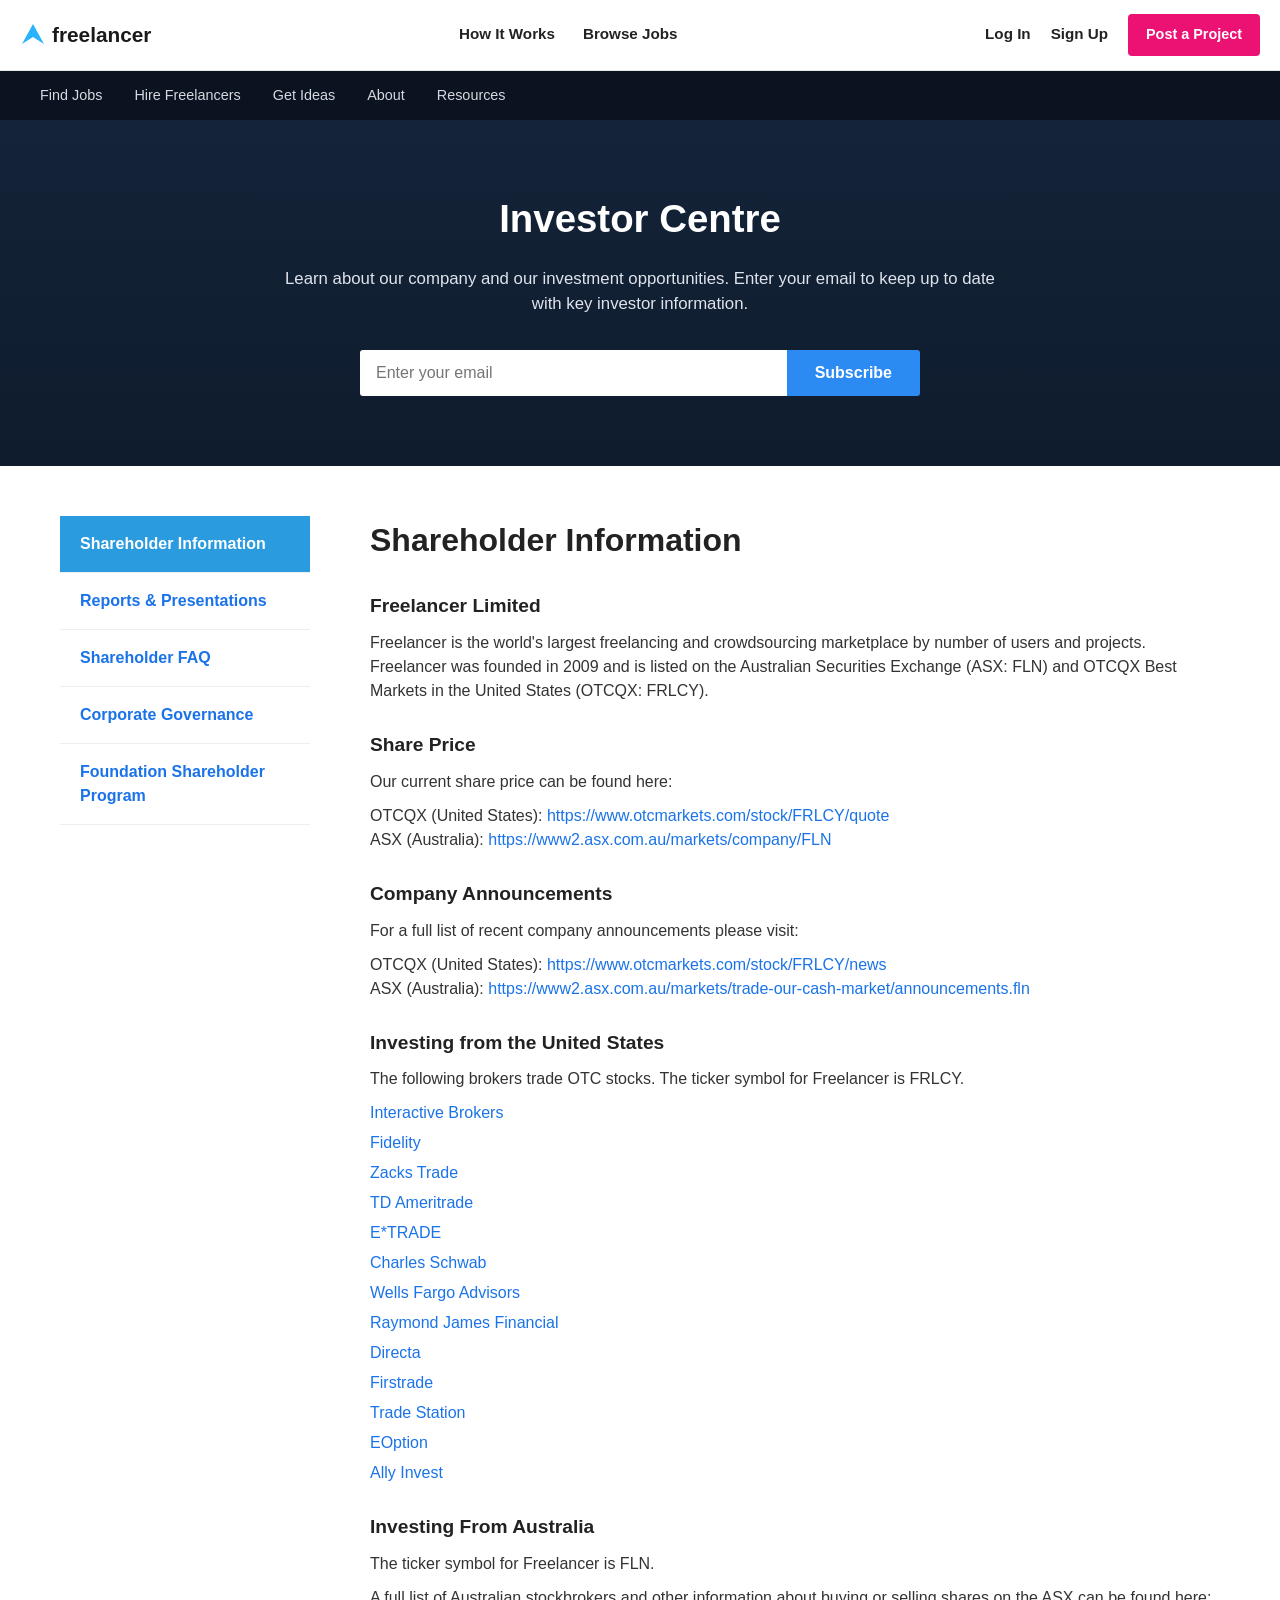
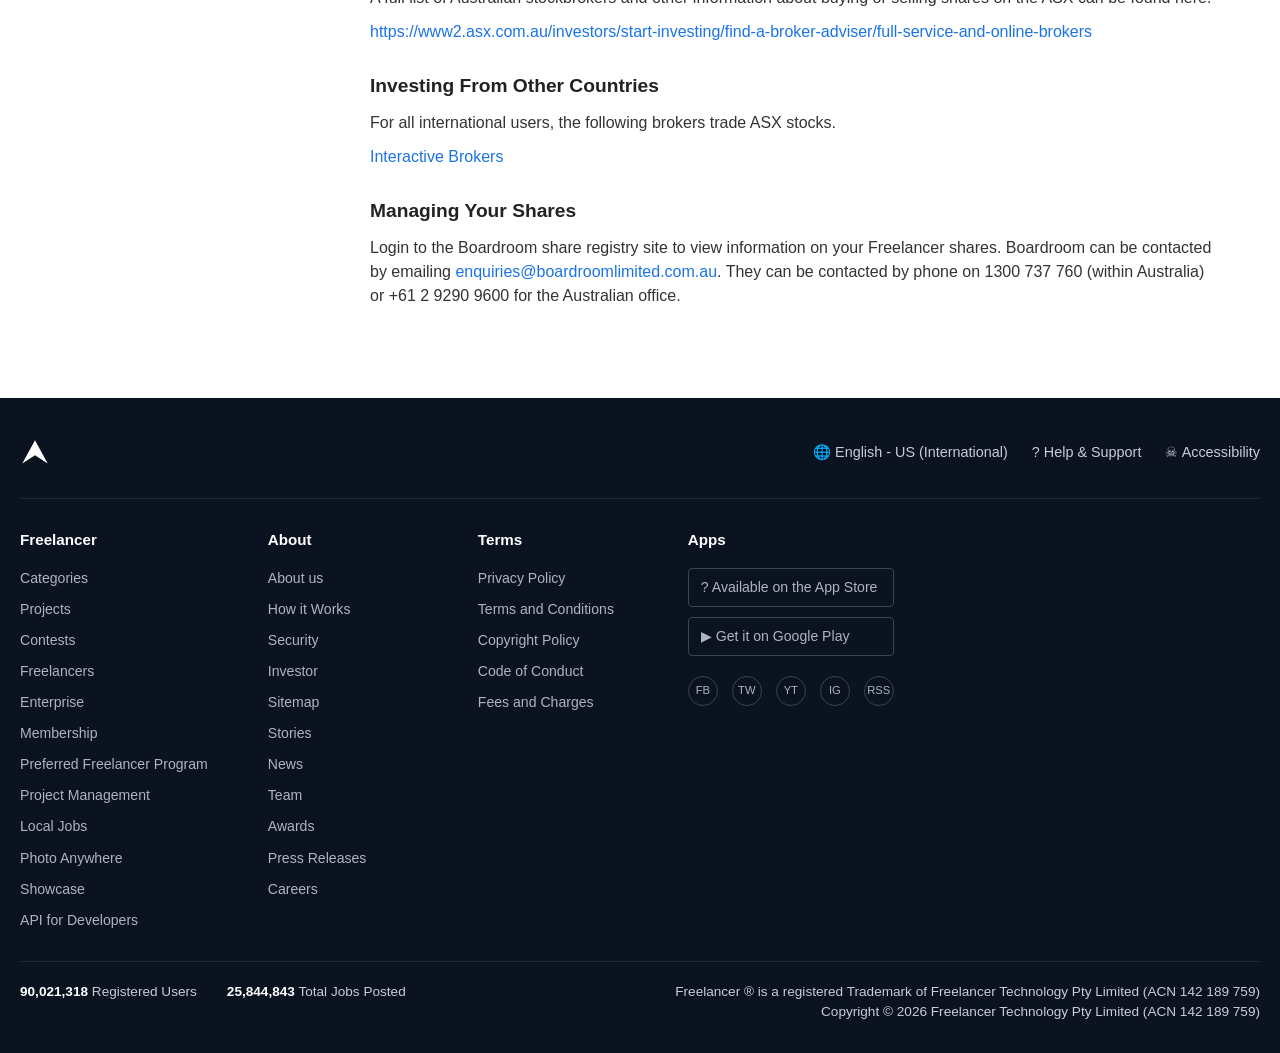
<file: investor.html>
<!DOCTYPE html>
<html lang="en">

<head>
    <meta charset="UTF-8">
    <meta name="viewport" content="width=device-width, initial-scale=1.0">
    <title>Investor Centre | Freelancer</title>
    <link rel="stylesheet" href="investor.css">
</head>

<body>

    <!-- Top nav -->
    <header class="top-nav">
        <div class="top-nav-inner">
            <a href="index.html" class="logo">
                <svg width="26" height="26" viewBox="0 0 26 26" fill="none" xmlns="http://www.w3.org/2000/svg">
                    <path d="M2 22L13 2L24 22L13 15L2 22Z" fill="#29B2FE" />
                </svg>
                <span>freelancer</span>
            </a>

            <nav class="top-links">
                <a href="#">How It Works</a>
                <a href="#">Browse Jobs</a>
            </nav>

            <div class="top-actions">
                <a href="login.html" class="link-btn">Log In</a>
                <a href="signin.html" class="link-btn">Sign Up</a>
                <a href="#" class="post-btn">Post a Project</a>
            </div>
        </div>
    </header>

    <!-- Secondary dark nav -->
    <nav class="secondary-nav">

        <div class="nav-item">
            <a href="#">Find Jobs</a>
            <div class="dropdown">
                <a href="#" class="has-sub">By Skill <span class="arrow">&rsaquo;</span></a>
                <a href="#" class="has-sub">By Language <span class="arrow">&rsaquo;</span></a>
                <a href="#">Featured Jobs</a>
                <a href="#">Find Contests</a>
            </div>
        </div>

        <div class="nav-item">
            <a href="#">Hire Freelancers</a>
            <div class="dropdown">
                <a href="#" class="has-sub">By Skill <span class="arrow">&rsaquo;</span></a>
                <a href="#" class="has-sub">By Location <span class="arrow">&rsaquo;</span></a>
                <a href="#">Skills Categories</a>
            </div>
        </div>

        <div class="nav-item">
            <a href="#">Get Ideas</a>
            <div class="dropdown">
                <a href="#">Get Web Design Ideas</a>
                <a href="#">Get Mobile App Ideas</a>
                <a href="#">Get Graphic Design Ideas</a>
                <a href="#">Get Logo Design Ideas</a>
                <a href="#">Get 3D Modelling Ideas</a>
                <a href="#">Get Illustration Ideas</a>
                <a href="#">Get Branding Ideas</a>
                <a href="#">Get Product Design Ideas</a>
                <a href="#">Get Package Design Ideas</a>
                <a href="#">Get Wordpress Ideas</a>
            </div>
        </div>

        <div class="nav-item">
            <a href="#">About</a>
            <div class="dropdown">
                <a href="#">Enterprise</a>
                <a href="#">Membership</a>
                <a href="#">Preferred Freelancer Program</a>
                <a href="#">Get Verified</a>
            </div>
        </div>

        <div class="nav-item">
            <a href="#">Resources</a>
            <div class="dropdown dropdown-wide">
                <a href="#">What Is Adobe Photoshop</a>
                <a href="#">What Is Android App Development</a>
                <a href="#">What Is Article Writing</a>
                <a href="#">What Is Data Entry</a>
                <a href="#">What Is Graphic Design</a>
                <a href="#">What is HTML</a>
                <a href="#">What Is Internet Marketing</a>
                <a href="#">What Is iPhone App Development</a>
                <a href="#">What Is JavaScript</a>
                <a href="#">What Is Logo Design</a>
                <a href="#">What Is Mobile App Development</a>
                <a href="#">What Is PHP</a>
                <a href="#">What Is Python</a>
            </div>
        </div>

    </nav>

    <!-- Hero -->
    <section class="hero">
        <div class="hero-inner">
            <h1>Investor Centre</h1>
            <p>Learn about our company and our investment opportunities. Enter your email to keep up to date with key
                investor information.</p>
            <form class="subscribe-form" onsubmit="return false;">
                <input type="email" placeholder="Enter your email" aria-label="Email address" required>
                <button type="submit">Subscribe</button>
            </form>
        </div>
    </section>

    <!-- Main content -->
    <main class="content-wrap">
        <aside class="sidebar">
            <a href="#shareholder-info" class="sidebar-link active">Shareholder Information</a>
            <a href="#reports" class="sidebar-link">Reports &amp; Presentations</a>
            <a href="#faq" class="sidebar-link">Shareholder FAQ</a>
            <a href="#governance" class="sidebar-link">Corporate Governance</a>
            <a href="#foundation" class="sidebar-link">Foundation Shareholder Program</a>
        </aside>

        <article class="content" id="shareholder-info">
            <h1>Shareholder Information</h1>

            <h2>Freelancer Limited</h2>
            <p>Freelancer is the world's largest freelancing and crowdsourcing marketplace by number of users and
                projects. Freelancer was founded in 2009 and is listed on the Australian Securities Exchange (ASX: FLN)
                and OTCQX Best Markets in the United States (OTCQX: FRLCY).</p>

            <h2>Share Price</h2>
            <p>Our current share price can be found here:</p>
            <p>
                OTCQX (United States): <a
                    href="https://www.otcmarkets.com/stock/FRLCY/quote">https://www.otcmarkets.com/stock/FRLCY/quote</a><br>
                ASX (Australia): <a
                    href="https://www2.asx.com.au/markets/company/FLN">https://www2.asx.com.au/markets/company/FLN</a>
            </p>

            <h2>Company Announcements</h2>
            <p>For a full list of recent company announcements please visit:</p>
            <p>
                OTCQX (United States): <a
                    href="https://www.otcmarkets.com/stock/FRLCY/news">https://www.otcmarkets.com/stock/FRLCY/news</a><br>
                ASX (Australia): <a
                    href="https://www2.asx.com.au/markets/trade-our-cash-market/announcements.fln">https://www2.asx.com.au/markets/trade-our-cash-market/announcements.fln</a>
            </p>

            <h2>Investing from the United States</h2>
            <p>The following brokers trade OTC stocks. The ticker symbol for Freelancer is FRLCY.</p>
            <ul class="broker-list">
                <li><a href="#">Interactive Brokers</a></li>
                <li><a href="#">Fidelity</a></li>
                <li><a href="#">Zacks Trade</a></li>
                <li><a href="#">TD Ameritrade</a></li>
                <li><a href="#">E*TRADE</a></li>
                <li><a href="#">Charles Schwab</a></li>
                <li><a href="#">Wells Fargo Advisors</a></li>
                <li><a href="#">Raymond James Financial</a></li>
                <li><a href="#">Directa</a></li>
                <li><a href="#">Firstrade</a></li>
                <li><a href="#">Trade Station</a></li>
                <li><a href="#">EOption</a></li>
                <li><a href="#">Ally Invest</a></li>
            </ul>

            <h2>Investing From Australia</h2>
            <p>The ticker symbol for Freelancer is FLN.</p>
            <p>A full list of Australian stockbrokers and other information about buying or selling shares on the ASX
                can be found here:</p>
            <p><a
                    href="https://www2.asx.com.au/investors/start-investing/find-a-broker-adviser/full-service-and-online-brokers">https://www2.asx.com.au/investors/start-investing/find-a-broker-adviser/full-service-and-online-brokers</a>
            </p>

            <h2>Investing From Other Countries</h2>
            <p>For all international users, the following brokers trade ASX stocks.</p>
            <p><a href="#">Interactive Brokers</a></p>

            <h2>Managing Your Shares</h2>
            <p>Login to the Boardroom share registry site to view information on your Freelancer shares. Boardroom can
                be contacted by emailing <a
                    href="mailto:enquiries@boardroomlimited.com.au">enquiries@boardroomlimited.com.au</a>. They can be
                contacted by phone on 1300 737 760 (within Australia) or +61 2 9290 9600 for the Australian office.</p>
        </article>
    </main>

    <!-- Footer -->
    <footer class="site-footer">
        <div class="footer-top">
            <svg class="footer-logo" width="30" height="30" viewBox="0 0 26 26" fill="none"
                xmlns="http://www.w3.org/2000/svg">
                <path d="M2 22L13 2L24 22L13 15L2 22Z" fill="#ffffff" />
            </svg>

            <div class="footer-meta">
                <span>&#127760; English - US (International)</span>
                <span>&#63; Help &amp; Support</span>
                <span>&#9760; Accessibility</span>
            </div>
        </div>

        <div class="footer-columns">
            <div class="footer-col">
                <h4>Freelancer</h4>
                <a href="#">Categories</a>
                <a href="#">Projects</a>
                <a href="#">Contests</a>
                <a href="#">Freelancers</a>
                <a href="#">Enterprise</a>
                <a href="#">Membership</a>
                <a href="#">Preferred Freelancer Program</a>
                <a href="#">Project Management</a>
                <a href="#">Local Jobs</a>
                <a href="#">Photo Anywhere</a>
                <a href="#">Showcase</a>
                <a href="#">API for Developers</a>
            </div>

            <div class="footer-col">
                <h4>About</h4>
                <a href="#">About us</a>
                <a href="#">How it Works</a>
                <a href="#">Security</a>
                <a href="#">Investor</a>
                <a href="#">Sitemap</a>
                <a href="#">Stories</a>
                <a href="#">News</a>
                <a href="#">Team</a>
                <a href="#">Awards</a>
                <a href="#">Press Releases</a>
                <a href="#">Careers</a>
            </div>

            <div class="footer-col">
                <h4>Terms</h4>
                <a href="#">Privacy Policy</a>
                <a href="#">Terms and Conditions</a>
                <a href="#">Copyright Policy</a>
                <a href="#">Code of Conduct</a>
                <a href="#">Fees and Charges</a>
            </div>

            <div class="footer-col apps-col">
                <h4>Apps</h4>
                <a href="#" class="store-badge">&#63; Available on the App Store</a>
                <a href="#" class="store-badge">&#9654; Get it on Google Play</a>
                <div class="social-icons">
                    <a href="#">FB</a>
                    <a href="#">TW</a>
                    <a href="#">YT</a>
                    <a href="#">IG</a>
                    <a href="#">RSS</a>
                </div>
            </div>
        </div>

        <div class="footer-bottom">
            <div class="stats">
                <span><strong>90,021,318</strong> Registered Users</span>
                <span><strong>25,844,843</strong> Total Jobs Posted</span>
            </div>
            <div class="legal">
                <p>Freelancer &reg; is a registered Trademark of Freelancer Technology Pty Limited (ACN 142 189 759)</p>
                <p>Copyright &copy; 2026 Freelancer Technology Pty Limited (ACN 142 189 759)</p>
            </div>
        </div>
    </footer>

</body>

</html>
</file>
<file: development.css>
:root {
    --bg-black: #000000;
    --bg-dark: #05070a;
    --bg-surface: #090c13;
    --bg-card: rgba(14, 18, 27, 0.75);
    --bg-card-hover: rgba(22, 28, 42, 0.85);
    --bg-card-border: rgba(255, 255, 255, 0.1);
    --bg-card-border-hover: rgba(255, 34, 114, 0.4);

    --brand-pink: #ff2272;
    --brand-pink-hover: #e01260;
    --brand-pink-glow: rgba(255, 34, 114, 0.35);
    --accent-blue: #29b2fe;
    --accent-purple: #9d4edd;
    --accent-green: #00e676;

    --text-primary: #ffffff;
    --text-secondary: #9ea7b4;
    --text-muted: #626c7a;
    --text-subtle: #4b5563;

    --font-sans:
        -apple-system, BlinkMacSystemFont, "Segoe UI", Roboto, Oxygen, Ubuntu,
        Cantarell, "Helvetica Neue", sans-serif;
    --max-width: 1240px;
    --header-height: 68px;
    --radius-sm: 6px;
    --radius-md: 12px;
    --radius-lg: 20px;
    --radius-xl: 28px;
    --radius-full: 9999px;
    --transition: all 0.25s cubic-bezier(0.16, 1, 0.3, 1);
}

*,
*::before,
*::after {
    box-sizing: border-box;
    margin: 0;
    padding: 0;
}

html {
    font-size: 16px;
    scroll-behavior: smooth;
    overflow-x: hidden;
}

body {
    background-color: var(--bg-black);
    color: var(--text-primary);
    font-family: var(--font-sans);
    line-height: 1.55;
    -webkit-font-smoothing: antialiased;
    -moz-osx-font-smoothing: grayscale;
    overflow-x: hidden;
    width: 100%;
}

img,
svg {
    display: block;
    max-width: 100%;
}

a {
    color: inherit;
    text-decoration: none;
    transition: var(--transition);
}

ul,
ol {
    list-style: none;
}

button {
    font-family: inherit;
    cursor: pointer;
    border: none;
    outline: none;
    background: none;
}

/* --------------------------------------------------------------------------
   2. REUSABLE UTILITIES & SECTION WRAPPERS
   -------------------------------------------------------------------------- */
.container {
    width: 100%;
    max-width: var(--max-width);
    margin: 0 auto;
    padding: 0 24px;
}

.text-center {
    text-align: center;
}

.section-header {
    max-width: 780px;
    margin: 0 auto 56px;
}

.section-tag {
    display: inline-block;
    font-size: 0.8125rem;
    font-weight: 700;
    text-transform: uppercase;
    letter-spacing: 1px;
    color: var(--brand-pink);
    background: rgba(255, 34, 114, 0.1);
    border: 1px solid rgba(255, 34, 114, 0.25);
    padding: 6px 14px;
    border-radius: var(--radius-full);
    margin-bottom: 16px;
}

.section-tag-light {
    display: inline-block;
    font-size: 0.8125rem;
    font-weight: 700;
    text-transform: uppercase;
    letter-spacing: 1px;
    color: #ffffff;
    background: rgba(255, 255, 255, 0.15);
    border: 1px solid rgba(255, 255, 255, 0.25);
    padding: 6px 14px;
    border-radius: var(--radius-full);
    margin-bottom: 16px;
    backdrop-filter: blur(8px);
}

.section-heading {
    font-size: clamp(2rem, 3.5vw, 2.75rem);
    font-weight: 800;
    line-height: 1.15;
    letter-spacing: -0.8px;
    color: #ffffff;
    margin-bottom: 16px;
}

.section-description {
    font-size: clamp(1rem, 1.5vw, 1.125rem);
    color: var(--text-secondary);
    line-height: 1.6;
}

* {
    margin: 0;
    padding: 0;
    box-sizing: border-box;
}

body {
    background: #101319;
    font-family: Arial, sans-serif;
    color: white;
    overflow-x: hidden;
}

.hero {
    min-height: 797px;
    position: relative;
    overflow: hidden;
    padding: 85px 54px;
}

/* -------------------------
   CONTENT
------------------------- */

.content {
    position: relative;
    z-index: 5;
}

.content h2 {
    font-size: 40px;
    margin-left: 275px;
    margin-bottom: 15px;
}

.content h1 {
    font-size: 115px;
    line-height: 0.95;
    font-weight: 900;
    letter-spacing: -5px;
    position: relative;
    z-index: 5;
}

.content p {
    width: 1150px;
    max-width: 70%;
    font-size: 25px;
    line-height: 1.4;
    margin-top: 75px;
}

.button {
    display: inline-block;
    margin-top: 60px;
    padding: 20px 33px;
    background: #ed0078;
    color: white;
    text-decoration: none;
    font-size: 25px;
    font-weight: bold;
    border-radius: 5px;
}

/* -------------------------
   CUBES
------------------------- */

.cubes {
    position: absolute;
    width: 540px;
    left: 55px;
    top: 35px;
    z-index: 1;
}

/* -------------------------
   HAND
------------------------- */

.hand {
    position: absolute;
    width: 850px;
    right: -100px;
    top: 0;
    z-index: 3;
}

/* -------------------------
   PINK BRUSH STROKES
------------------------- */

.pink-stroke {
    position: absolute;
    background: #ed0078;
    z-index: 2;
}

.stroke-one {
    width: 170px;
    height: 30px;
    top: 80px;
    left: 930px;
    border-radius: 50%;
    transform: rotate(10deg);
}

.stroke-two {
    width: 150px;
    height: 25px;
    top: 190px;
    left: 1010px;
    border-radius: 50%;
    transform: rotate(-8deg);
}

.stroke-three {
    width: 15px;
    height: 75px;
    bottom: -5px;
    left: 240px;
    transform: rotate(30deg);
}

/* =================================
   TABLET
================================= */

@media (max-width: 1100px) {
    .hero {
        min-height: 750px;
        padding: 70px 35px;
    }

    .content h2 {
        font-size: 32px;
        margin-left: 170px;
    }

    .content h1 {
        font-size: 80px;
    }

    .content p {
        max-width: 65%;
        font-size: 20px;
        margin-top: 60px;
    }

    .button {
        font-size: 20px;
        margin-top: 45px;
    }

    .cubes {
        width: 430px;
        left: 20px;
    }

    .hand {
        width: 650px;
        right: -120px;
    }

    .stroke-one {
        left: 700px;
    }

    .stroke-two {
        left: 760px;
    }
}

/* =================================
   MOBILE
================================= */

@media (max-width: 700px) {
    .hero {
        min-height: 850px;
        padding: 45px 25px;
    }

    /* Put the cubes behind the heading */
    .cubes {
        width: 300px;
        left: -20px;
        top: 25px;
        opacity: 0.8;
    }

    .content {
        z-index: 6;
    }

    .content h2 {
        font-size: 25px;
        margin-left: 0;
        margin-top: 40px;
        position: relative;
    }

    .content h1 {
        font-size: 55px;
        letter-spacing: -2px;
        line-height: 0.95;
        margin-top: 20px;
    }

    .content p {
        width: 100%;
        max-width: 100%;
        font-size: 17px;
        line-height: 1.5;
        margin-top: 45px;
    }

    .button {
        font-size: 17px;
        padding: 17px 22px;
        margin-top: 35px;
    }

    /* Move hand lower on mobile */
    .hand {
        width: 480px;
        right: -180px;
        top: 430px;
        opacity: 0.7;
    }

    .stroke-one {
        width: 100px;
        height: 20px;
        left: 250px;
        top: 65px;
    }

    .stroke-two {
        width: 90px;
        height: 18px;
        left: 280px;
        top: 150px;
    }

    .stroke-three {
        display: none;
    }
}

/* =================================
   SMALL PHONES
================================= */

@media (max-width: 400px) {
    .hero {
        padding: 35px 20px;
    }

    .content h2 {
        font-size: 21px;
    }

    .content h1 {
        font-size: 43px;
    }

    .content p {
        font-size: 16px;
    }

    .button {
        font-size: 16px;
        padding: 15px 18px;
    }

    .hand {
        width: 400px;
        right: -170px;
        top: 500px;
    }
}

/* --------------------------------------------------------------------------
   3. SITE HEADER & NAVIGATION
   -------------------------------------------------------------------------- */
.site-header {
    position: sticky;
    top: 0;
    left: 0;
    width: 100%;
    height: var(--header-height);
    background: rgba(0, 0, 0, 0.9);
    backdrop-filter: blur(16px);
    -webkit-backdrop-filter: blur(16px);
    border-bottom: 1px solid rgba(255, 255, 255, 0.08);
    z-index: 1000;
}

.nav-container {
    max-width: var(--max-width);
    height: 100%;
    margin: 0 auto;
    padding: 0 24px;
    display: flex;
    align-items: center;
    justify-content: space-between;
}

.nav-left {
    display: flex;
    align-items: center;
    gap: 32px;
}

.brand-logo {
    display: flex;
    align-items: center;
}

.logo-image {
    height: 28px;
    width: auto;
}

.primary-nav {
    display: flex;
    align-items: center;
    gap: 22px;
}

.nav-item-dropdown {
    position: relative;
}

.nav-link {
    font-size: 0.9375rem;
    font-weight: 500;
    color: var(--text-secondary);
    display: inline-flex;
    align-items: center;
    gap: 6px;
    padding: 8px 0;
}

.nav-link:hover {
    color: var(--text-primary);
}

.dropdown-chevron {
    width: 9px;
    height: 6px;
    transition: transform 0.2s ease;
}

.nav-item-dropdown:hover .dropdown-chevron {
    transform: rotate(180deg);
}

.ai-nav-pill {
    display: inline-flex;
    align-items: center;
    padding: 4px 10px;
    font-size: 0.75rem;
    font-weight: 700;
    text-transform: uppercase;
    letter-spacing: 0.5px;
    border-radius: var(--radius-full);
    background: linear-gradient(135deg,
            rgba(255, 34, 114, 0.25),
            rgba(41, 178, 254, 0.25));
    border: 1px solid rgba(255, 34, 114, 0.45);
    color: #ffffff;
}

/* Nav Right */
.nav-right {
    display: flex;
    align-items: center;
    gap: 18px;
}

.lang-selector {
    display: inline-flex;
    align-items: center;
    gap: 6px;
    color: var(--text-secondary);
    font-size: 0.875rem;
    font-weight: 500;
    padding: 6px 10px;
    border-radius: var(--radius-sm);
}

.lang-selector:hover {
    color: var(--text-primary);
    background: rgba(255, 255, 255, 0.05);
}

.globe-icon {
    width: 16px;
    height: 16px;
}

.nav-auth-link {
    font-size: 0.9375rem;
    font-weight: 500;
    color: var(--text-secondary);
    padding: 6px 10px;
}

.nav-auth-link:hover {
    color: var(--text-primary);
}

.btn-primary-header {
    background: var(--brand-pink);
    color: #ffffff;
    font-size: 0.875rem;
    font-weight: 600;
    padding: 9px 18px;
    border-radius: var(--radius-sm);
    box-shadow: 0 2px 10px var(--brand-pink-glow);
    white-space: nowrap;
}

.btn-primary-header:hover {
    background: var(--brand-pink-hover);
    transform: translateY(-1px);
    box-shadow: 0 4px 14px var(--brand-pink-glow);
}

/* Mobile Nav Toggle & Drawer (CSS Only) */
.nav-toggle-checkbox {
    display: none;
}

.hamburger-btn {
    display: none;
    flex-direction: column;
    justify-content: center;
    gap: 5px;
    width: 28px;
    height: 28px;
    cursor: pointer;
}

.hamburger-line {
    width: 100%;
    height: 2px;
    background: #ffffff;
    border-radius: 2px;
    transition: var(--transition);
}

.mobile-drawer {
    display: none;
}

/* --------------------------------------------------------------------------
   4. HERO SECTION
   -------------------------------------------------------------------------- */
.hero-section {
    position: relative;
    padding: 60px 0 80px;
    min-height: calc(100vh - var(--header-height));
    display: flex;
    align-items: center;
    background: radial-gradient(circle at 50% 20%, #0d121d 0%, #000000 70%);
    overflow: hidden;
}

.hero-background-glow {
    position: absolute;
    border-radius: 50%;
    filter: blur(140px);
    pointer-events: none;
    z-index: 0;
}

.glow-top-left {
    width: 550px;
    height: 550px;
    top: -160px;
    left: -120px;
    background: radial-gradient(circle,
            rgba(255, 34, 114, 0.18) 0%,
            rgba(255, 34, 114, 0) 70%);
}

.glow-bottom-right {
    width: 650px;
    height: 650px;
    bottom: -160px;
    right: -120px;
    background: radial-gradient(circle,
            rgba(41, 178, 254, 0.16) 0%,
            rgba(157, 78, 221, 0.08) 40%,
            rgba(0, 0, 0, 0) 75%);
}

.hero-container {
    position: relative;
    z-index: 1;
    display: grid;
    grid-template-columns: 1.15fr 0.85fr;
    gap: 48px;
    align-items: center;
}

.hero-content {
    display: flex;
    flex-direction: column;
    align-items: flex-start;
}

.partner-badge {
    display: inline-flex;
    align-items: center;
    gap: 10px;
    background: rgba(255, 255, 255, 0.06);
    border: 1px solid rgba(255, 255, 255, 0.12);
    padding: 6px 16px;
    border-radius: var(--radius-full);
    margin-bottom: 24px;
    backdrop-filter: blur(8px);
}

.partner-label {
    font-size: 0.8125rem;
    font-weight: 500;
    color: var(--text-secondary);
    text-transform: uppercase;
    letter-spacing: 0.5px;
}

.retell-logo-img {
    height: 18px;
    width: auto;
    filter: brightness(1.1);
}

.hero-title {
    font-size: clamp(2.5rem, 5vw, 4.125rem);
    font-weight: 800;
    line-height: 1.08;
    letter-spacing: -1.5px;
    color: #ffffff;
    margin-bottom: 22px;
}

.highlight-ai {
    background: linear-gradient(135deg, #ff2272 20%, #ff7da8 60%, #ffffff 100%);
    /* -webkit-background-clip: text; */
    -webkit-text-fill-color: transparent;
    display: inline-block;
}

.hero-subtitle {
    font-size: clamp(1.05rem, 1.8vw, 1.25rem);
    font-weight: 400;
    line-height: 1.6;
    color: var(--text-secondary);
    max-width: 580px;
    margin-bottom: 36px;
}

.hero-cta-wrapper {
    position: relative;
    display: flex;
    flex-direction: column;
    gap: 16px;
    margin-bottom: 40px;
}

.hero-cta-group {
    display: flex;
    align-items: center;
    gap: 16px;
    flex-wrap: wrap;
}

.btn-cta-primary {
    display: inline-flex;
    align-items: center;
    gap: 10px;
    background: var(--brand-pink);
    color: #ffffff;
    font-size: 1.05rem;
    font-weight: 700;
    padding: 16px 32px;
    border-radius: var(--radius-sm);
    box-shadow: 0 4px 20px var(--brand-pink-glow);
    transition: var(--transition);
}

.btn-cta-primary:hover {
    background: var(--brand-pink-hover);
    transform: translateY(-2px);
    box-shadow: 0 8px 28px var(--brand-pink-glow);
}

.arrow-cta-icon {
    width: 20px;
    height: 20px;
    transition: transform 0.2s ease;
}

.btn-cta-primary:hover .arrow-cta-icon {
    transform: translateX(4px);
}

.btn-cta-secondary {
    display: inline-flex;
    align-items: center;
    gap: 8px;
    background: rgba(255, 255, 255, 0.08);
    border: 1px solid rgba(255, 255, 255, 0.16);
    color: #ffffff;
    font-size: 1.05rem;
    font-weight: 600;
    padding: 16px 26px;
    border-radius: var(--radius-sm);
    backdrop-filter: blur(8px);
    transition: var(--transition);
}

.btn-cta-secondary:hover {
    background: rgba(255, 255, 255, 0.14);
    border-color: rgba(255, 255, 255, 0.3);
    transform: translateY(-2px);
}

.play-icon {
    width: 16px;
    height: 16px;
    fill: #ffffff;
}

.hero-annotation {
    display: flex;
    align-items: center;
    gap: 8px;
    margin-left: 4px;
}

.pink-arrow-img {
    width: 28px;
    height: 28px;
    transform: rotate(20deg);
    filter: drop-shadow(0 0 6px rgba(255, 34, 114, 0.5));
}

.annotation-text {
    font-size: 0.875rem;
    font-style: italic;
    color: #ff6b9d;
    font-weight: 500;
    white-space: nowrap;
}

/* Right Column: Hero Visual */
.hero-visual-stage {
    position: relative;
    width: 100%;
    display: flex;
    justify-content: center;
    align-items: center;
}

.visual-artboard {
    position: relative;
    width: 100%;
    max-width: 520px;
    display: flex;
    align-items: center;
    justify-content: center;
}

.cubes-wrapper {
    position: absolute;
    top: -15px;
    right: -15px;
    width: 68%;
    z-index: 1;
    animation: floatCubes 6s ease-in-out infinite alternate;
    filter: drop-shadow(0 20px 30px rgba(0, 0, 0, 0.6));
}

.cubes-img {
    width: 100%;
    height: auto;
    object-fit: contain;
}

@keyframes floatCubes {
    0% {
        transform: translateY(0) rotate(0deg);
    }

    100% {
        transform: translateY(-16px) rotate(2deg);
    }
}

.phone-hand-wrapper {
    position: relative;
    width: 94%;
    z-index: 2;
    transform: rotate(-1deg);
    filter: drop-shadow(0 20px 40px rgba(0, 0, 0, 0.8));
    animation: floatPhone 5s ease-in-out infinite alternate;
}

.phone-hand-img {
    width: 100%;
    height: auto;
    object-fit: contain;
}

@keyframes floatPhone {
    0% {
        transform: translateY(0) rotate(-1deg);
    }

    100% {
        transform: translateY(10px) rotate(0deg);
    }
}

/* --------------------------------------------------------------------------
   5. INTERACTIVE VOICE AI DEMOS (HORIZONTAL OVERFLOW TRACK)
   -------------------------------------------------------------------------- */
.demos-section {
    padding: 90px 0 100px;
    background-color: var(--bg-dark);
    position: relative;
    border-top: 1px solid rgba(255, 255, 255, 0.06);
    overflow: hidden;
}

.demos-header-container {
    margin-bottom: 36px;
}

.demos-header-row {
    display: flex;
    align-items: flex-end;
    justify-content: space-between;
    gap: 24px;
}

.demos-header-left {
    max-width: 740px;
}

.demos-scroll-hint {
    display: flex;
    align-items: center;
    gap: 8px;
    color: var(--brand-pink);
    font-size: 0.875rem;
    font-weight: 600;
    letter-spacing: 0.5px;
    text-transform: uppercase;
    white-space: nowrap;
    padding-bottom: 8px;
}

.hint-arrow {
    width: 18px;
    height: 18px;
    animation: bounceArrow 1.5s ease-in-out infinite;
}

@keyframes bounceArrow {

    0%,
    100% {
        transform: translateX(0);
    }

    50% {
        transform: translateX(6px);
    }
}

/* Horizontal Overflow Scrolling Track */
.demos-carousel-wrapper {
    width: 100%;
    position: relative;

}

.demos-track {
    display: flex;
    flex-direction: row;
    flex-wrap: nowrap;
    /* Single horizontal row strictly */
    overflow-x: auto;
    /* Allows horizontal scroll */
    overflow-y: hidden;

    -webkit-overflow-scrolling: touch;
    scrollbar-width: none;
    gap: 24px;
    padding-top: 12px;
    padding-bottom: 32px;
    padding-left: max(24px, calc((100vw - var(--max-width)) / 2 + 24px));
    padding-right: max(24px, calc((100vw - var(--max-width)) / 2 + 24px));
    scrollbar-width: thin;
    scrollbar-color: var(--brand-pink) rgba(255, 255, 255, 0.06);
}

.demos-track::-webkit-scrollbar {
    height: 6px;
}

.demos-track::-webkit-scrollbar-track {
    background: rgba(255, 255, 255, 0.05);
    border-radius: 9999px;
    margin-left: max(24px, calc((100vw - var(--max-width)) / 2 + 24px));
    margin-right: max(24px, calc((100vw - var(--max-width)) / 2 + 24px));
}

.demos-track::-webkit-scrollbar-thumb {
    background: var(--brand-pink);
    border-radius: 9999px;
}

.demos-track::-webkit-scrollbar-thumb:hover {
    background: var(--brand-pink-hover);
}

/* Demo Card */
.demo-card {
    flex: 0 0 340px;
    /* Exact fixed width, never shrinks */
    width: 340px;
    min-width: 340px;
    max-width: 340px;
    scroll-snap-align: start;
    background: var(--bg-card);
    border: 1px solid var(--bg-card-border);
    border-radius: var(--radius-lg);
    overflow: hidden;
    display: flex;
    flex-direction: column;
    transition: var(--transition);
}

.demo-card:hover {
    background: var(--bg-card-hover);
    border-color: var(--brand-pink);
    transform: translateY(-6px);
    box-shadow:
        0 16px 36px rgba(0, 0, 0, 0.6),
        0 0 24px rgba(255, 34, 114, 0.2);
}

.demo-card-image-wrap {
    position: relative;
    width: 100%;
    aspect-ratio: 4 / 5;
    /* Matches exact 882x1104 portrait image aspect ratio */
    overflow: hidden;
    background: #0e121a;
}

.demo-card-img {
    width: 100%;
    height: 100%;
    object-fit: cover;
    object-position: center;
    transition: transform 0.4s ease;
}

.demo-card:hover .demo-card-img {
    transform: scale(1.05);
}

.demo-play-overlay {
    position: absolute;
    inset: 0;
    background: linear-gradient(180deg,
            rgba(0, 0, 0, 0.05) 0%,
            rgba(0, 0, 0, 0.7) 100%);
    display: flex;
    align-items: center;
    justify-content: center;
}

.demo-play-btn {
    width: 64px;
    height: 64px;
    border-radius: 50%;
    background: rgba(255, 34, 114, 0.92);
    display: flex;
    align-items: center;
    justify-content: center;
    box-shadow: 0 4px 18px var(--brand-pink-glow);
    transition: var(--transition);
    cursor: pointer;
}

.play-svg {
    width: 28px;
    height: 28px;
    filter: brightness(2);
}

.demo-card:hover .demo-play-btn {
    transform: scale(1.14);
    background: var(--brand-pink);
    box-shadow: 0 6px 26px rgba(255, 34, 114, 0.65);
}

.demo-badge {
    position: absolute;
    top: 14px;
    left: 14px;
    background: rgba(0, 0, 0, 0.75);
    backdrop-filter: blur(8px);
    border: 1px solid rgba(255, 255, 255, 0.18);
    color: #ffffff;
    font-size: 0.75rem;
    font-weight: 600;
    text-transform: uppercase;
    letter-spacing: 0.5px;
    padding: 4px 12px;
    border-radius: var(--radius-full);
    z-index: 2;
}

.demo-card-body {
    padding: 22px 24px 26px;
    display: flex;
    flex-direction: column;
    flex: 1;
}

.demo-meta {
    display: flex;
    align-items: center;
    justify-content: space-between;
    margin-bottom: 12px;
}

.demo-duration {
    font-size: 0.8125rem;
    font-weight: 600;
    color: var(--accent-blue);
}

.demo-latency {
    font-size: 0.75rem;
    color: var(--text-muted);
}

.demo-title {
    font-size: 1.2rem;
    font-weight: 700;
    color: #ffffff;
    margin-bottom: 8px;
    line-height: 1.3;
}

.demo-text {
    font-size: 0.9375rem;
    color: var(--text-secondary);
    line-height: 1.5;
    margin-bottom: 16px;
    flex: 1;
}

.demo-quote {
    font-size: 0.875rem;
    font-style: italic;
    color: #d1d5db;
    background: rgba(255, 255, 255, 0.04);
    border-left: 3px solid var(--brand-pink);
    padding: 10px 14px;
    border-radius: 0 var(--radius-sm) var(--radius-sm) 0;
}

/* --------------------------------------------------------------------------
   6. AI ACTION PLAN SECTION
   -------------------------------------------------------------------------- */
.action-plan-section {
    padding: 100px 0;
    background-color: var(--bg-surface);
    position: relative;
    border-top: 1px solid rgba(255, 255, 255, 0.06);
}

.action-plan-grid {
    display: grid;
    grid-template-columns: 1.1fr 0.9fr;
    gap: 60px;
    align-items: center;
}

.plan-steps-list {
    display: flex;
    flex-direction: column;
    gap: 12px;
    margin: 36px 0;
}

.plan-step-item {
    display: flex;
    align-items: flex-start;
    gap: 18px;
    background: rgba(255, 255, 255, 0.03);
    border: 1px solid rgba(255, 255, 255, 0.08);
    border-radius: var(--radius-md);
    padding: 20px;
    transition: var(--transition);
}

.plan-step-item:hover {
    background: rgba(255, 255, 255, 0.06);
    border-color: rgba(255, 34, 114, 0.3);
    transform: translateX(4px);
}

.step-badge {
    width: 38px;
    height: 38px;
    border-radius: 50%;
    background: linear-gradient(135deg, var(--brand-pink), #9d4edd);
    color: #ffffff;
    font-size: 1.125rem;
    font-weight: 800;
    display: flex;
    align-items: center;
    justify-content: center;
    flex-shrink: 0;
    box-shadow: 0 4px 14px var(--brand-pink-glow);
}

.step-info {
    flex: 1;
}

.step-title {
    font-size: 1.125rem;
    font-weight: 700;
    color: #ffffff;
    margin-bottom: 6px;
}

.step-text {
    font-size: 0.9375rem;
    color: var(--text-secondary);
    line-height: 1.5;
}

.step-connector {
    display: flex;
    justify-content: flex-start;
    padding-left: 28px;
    height: 24px;
}

.step-arrow-img {
    height: 100%;
    width: auto;
    opacity: 0.5;
}

.plan-cta-row {
    display: flex;
    flex-direction: column;
    gap: 12px;
    align-items: flex-start;
}

.plan-guarantee {
    font-size: 0.8125rem;
    color: var(--text-muted);
}

.action-plan-visual {
    position: relative;
    display: flex;
    justify-content: center;
}

.action-plan-image-card {
    position: relative;
    border-radius: var(--radius-lg);
    overflow: hidden;
    border: 1px solid rgba(255, 255, 255, 0.12);
    box-shadow: 0 24px 60px rgba(0, 0, 0, 0.8);
}

.plan-dashboard-img {
    width: 100%;
    height: auto;
    object-fit: cover;
    display: block;
}

.plan-glow-halo {
    position: absolute;
    inset: -20px;
    background: radial-gradient(circle,
            rgba(255, 34, 114, 0.15) 0%,
            rgba(41, 178, 254, 0.08) 50%,
            transparent 80%);
    z-index: -1;
    filter: blur(30px);
}

/* --------------------------------------------------------------------------
   7. SPECIALIZED AI AGENTS SHOWCASE
   -------------------------------------------------------------------------- */
.agents-section {
    padding: 100px 0;
    background-color: var(--bg-dark);
    position: relative;
    border-top: 1px solid rgba(255, 255, 255, 0.06);
}

.agents-list {
    display: flex;
    flex-direction: column;
    gap: 40px;
}

.agent-showcase-card {
    background: var(--bg-card);
    border: 1px solid var(--bg-card-border);
    border-radius: var(--radius-xl);
    padding: 48px;
    display: grid;
    grid-template-columns: 1fr 1fr;
    gap: 60px;
    align-items: center;
    position: relative;
    overflow: hidden;
    transition: var(--transition);
}

.agent-showcase-card:hover {
    border-color: rgba(255, 255, 255, 0.2);
    box-shadow: 0 20px 50px rgba(0, 0, 0, 0.7);
}

.agent-showcase-card.reverse-card {
    grid-template-columns: 1fr 1fr;
}

.agent-showcase-card.reverse-card .agent-visual-col {
    order: 2;
}

.agent-showcase-card.reverse-card .agent-info-col {
    order: 1;
}

.agent-visual-col {
    position: relative;
    display: flex;
    justify-content: center;
    align-items: center;
}

.agent-artboard-wrap {
    position: relative;
    width: 100%;
    max-width: 440px;
    aspect-ratio: 1 / 1;
    display: flex;
    align-items: center;
    justify-content: center;
}

.agent-bg-shape {
    position: absolute;
    width: 90%;
    height: auto;
    z-index: 1;
    opacity: 0.8;
}

.agent-side-shape {
    position: absolute;
    width: 50%;
    right: -10px;
    top: -10px;
    z-index: 1;
    opacity: 0.6;
}

.agent-character-img {
    position: relative;
    width: 82%;
    height: auto;
    z-index: 2;
    filter: drop-shadow(0 16px 30px rgba(0, 0, 0, 0.6));
    transition: transform 0.3s ease;
}

.agent-showcase-card:hover .agent-character-img {
    transform: translateY(-6px);
}

.agent-info-col {
    display: flex;
    flex-direction: column;
    align-items: flex-start;
}

.agent-badge {
    font-size: 0.75rem;
    font-weight: 700;
    text-transform: uppercase;
    letter-spacing: 0.8px;
    color: var(--accent-blue);
    background: rgba(41, 178, 254, 0.1);
    border: 1px solid rgba(41, 178, 254, 0.25);
    padding: 5px 12px;
    border-radius: var(--radius-full);
    margin-bottom: 16px;
}

.agent-title {
    font-size: clamp(1.75rem, 2.5vw, 2.25rem);
    font-weight: 800;
    color: #ffffff;
    margin-bottom: 16px;
    line-height: 1.2;
}

.agent-description {
    font-size: 1rem;
    color: var(--text-secondary);
    line-height: 1.6;
    margin-bottom: 24px;
}

.agent-perks {
    display: flex;
    flex-direction: column;
    gap: 12px;
    margin-bottom: 32px;
    width: 100%;
}

.agent-perks li {
    display: flex;
    align-items: flex-start;
    gap: 12px;
    font-size: 0.9375rem;
    color: #d1d5db;
    line-height: 1.5;
}

.perk-check {
    color: var(--brand-pink);
    font-weight: 800;
    font-size: 1rem;
    line-height: 1.4;
}

.agent-btn {
    padding: 14px 24px;
    font-size: 0.9375rem;
}

/* --------------------------------------------------------------------------
   8. ENTERPRISE AI SOLUTIONS
   -------------------------------------------------------------------------- */
.enterprise-section {
    padding: 100px 0;
    background-color: var(--bg-surface);
    position: relative;
    border-top: 1px solid rgba(255, 255, 255, 0.06);
}

.enterprise-card {
    background: linear-gradient(135deg,
            rgba(14, 18, 27, 0.95),
            rgba(8, 10, 15, 0.98));
    border: 1px solid rgba(255, 255, 255, 0.12);
    border-radius: var(--radius-xl);
    display: grid;
    grid-template-columns: 0.95fr 1.05fr;
    overflow: hidden;
    box-shadow: 0 24px 60px rgba(0, 0, 0, 0.7);
}

.enterprise-image-side {
    position: relative;
    height: 100%;
    min-height: 480px;
}

.enterprise-img {
    width: 100%;
    height: 100%;
    object-fit: cover;
    object-position: center;
}

.enterprise-badge-overlay {
    position: absolute;
    top: 24px;
    left: 24px;
}

.ent-pill {
    background: rgba(0, 0, 0, 0.75);
    backdrop-filter: blur(10px);
    border: 1px solid rgba(255, 255, 255, 0.2);
    color: #ffffff;
    font-size: 0.8125rem;
    font-weight: 700;
    text-transform: uppercase;
    letter-spacing: 0.8px;
    padding: 6px 14px;
    border-radius: var(--radius-full);
}

.enterprise-content-side {
    padding: 56px;
    display: flex;
    flex-direction: column;
    justify-content: center;
}

.enterprise-title {
    font-size: clamp(1.875rem, 2.5vw, 2.375rem);
    font-weight: 800;
    line-height: 1.18;
    color: #ffffff;
    margin-bottom: 16px;
}

.enterprise-text {
    font-size: 1rem;
    color: var(--text-secondary);
    line-height: 1.6;
    margin-bottom: 32px;
}

.enterprise-grid-features {
    display: grid;
    grid-template-columns: 1fr 1fr;
    gap: 24px;
    margin-bottom: 36px;
}

.ent-feat {
    display: flex;
    flex-direction: column;
    gap: 6px;
}

.ent-feat-icon {
    font-size: 1.35rem;
    margin-bottom: 4px;
}

.ent-feat-title {
    font-size: 1rem;
    font-weight: 700;
    color: #ffffff;
}

.ent-feat-text {
    font-size: 0.875rem;
    color: var(--text-muted);
    line-height: 1.45;
}

.enterprise-btn-group {
    display: flex;
    align-items: center;
    gap: 16px;
    flex-wrap: wrap;
}

/* --------------------------------------------------------------------------
   9. HOW HIRING ON FREELANCER WORKS
   -------------------------------------------------------------------------- */
.how-it-works-section {
    padding: 100px 0;
    background-color: var(--bg-dark);
    position: relative;
    border-top: 1px solid rgba(255, 255, 255, 0.06);
}

.steps-grid-3 {
    display: grid;
    grid-template-columns: repeat(3, 1fr);
    gap: 32px;
}

.step-card {
    background: var(--bg-card);
    border: 1px solid var(--bg-card-border);
    border-radius: var(--radius-lg);
    padding: 28px;
    display: flex;
    flex-direction: column;
    transition: var(--transition);
}

.step-card:hover {
    background: var(--bg-card-hover);
    border-color: rgba(255, 255, 255, 0.2);
    transform: translateY(-4px);
}

.step-img-box {
    position: relative;
    width: 100%;
    aspect-ratio: 16 / 10;
    border-radius: var(--radius-md);
    overflow: hidden;
    margin-bottom: 24px;
    background: #111;
}

.step-img {
    width: 100%;
    height: 100%;
    object-fit: cover;
}

.placeholder-img-box {
    display: flex;
    align-items: center;
    justify-content: center;
    background: radial-gradient(circle, #1a2233 0%, #0c101a 100%);
    border: 1px dashed rgba(255, 255, 255, 0.15);
}

.milestone-shield-visual {
    display: flex;
    flex-direction: column;
    align-items: center;
    gap: 10px;
}

.shield-symbol {
    font-size: 2.5rem;
}

.shield-label {
    font-size: 0.8125rem;
    font-weight: 700;
    color: #ffffff;
    text-transform: uppercase;
    letter-spacing: 0.5px;
}

.step-number-tag {
    position: absolute;
    top: 12px;
    left: 12px;
    width: 32px;
    height: 32px;
    border-radius: 50%;
    background: rgba(0, 0, 0, 0.75);
    backdrop-filter: blur(8px);
    border: 1px solid rgba(255, 255, 255, 0.2);
    color: #ffffff;
    font-size: 0.8125rem;
    font-weight: 800;
    display: flex;
    align-items: center;
    justify-content: center;
}

.step-card-title {
    font-size: 1.25rem;
    font-weight: 700;
    color: #ffffff;
    margin-bottom: 10px;
}

.step-card-desc {
    font-size: 0.9375rem;
    color: var(--text-secondary);
    line-height: 1.55;
}

/* --------------------------------------------------------------------------
   10. SKILLS & GLOBAL TALENT
   -------------------------------------------------------------------------- */
.skills-talent-section {
    padding: 100px 0;
    background-color: var(--bg-surface);
    position: relative;
    border-top: 1px solid rgba(255, 255, 255, 0.06);
}

.skills-grid {
    display: grid;
    grid-template-columns: repeat(4, 1fr);
    gap: 20px;
    margin-bottom: 60px;
}

.skill-pill-card {
    background: var(--bg-card);
    border: 1px solid var(--bg-card-border);
    border-radius: var(--radius-md);
    padding: 16px 18px;
    display: flex;
    align-items: center;
    gap: 14px;
    transition: var(--transition);
}

.skill-pill-card:hover {
    background: var(--bg-card-hover);
    border-color: var(--brand-pink);
    transform: translateY(-3px);
}

.skill-icon {
    width: 38px;
    height: 38px;
    object-fit: contain;
    flex-shrink: 0;
}

.skill-meta {
    display: flex;
    flex-direction: column;
}

.skill-title {
    font-size: 0.9375rem;
    font-weight: 600;
    color: #ffffff;
    line-height: 1.3;
}

.skill-count {
    font-size: 0.75rem;
    color: var(--text-muted);
}

/* Global Hubs */
.talent-hubs-block {
    display: flex;
    flex-direction: column;
    gap: 24px;
    align-items: center;
}

.hubs-heading {
    font-size: 1.25rem;
    font-weight: 700;
    color: #ffffff;
}

.hubs-grid {
    display: grid;
    grid-template-columns: repeat(4, 1fr);
    gap: 20px;
    width: 100%;
}

.hub-card {
    position: relative;
    border-radius: var(--radius-md);
    overflow: hidden;
    aspect-ratio: 16 / 9;
    box-shadow: 0 8px 20px rgba(0, 0, 0, 0.4);
}

.hub-img {
    width: 100%;
    height: 100%;
    object-fit: cover;
    transition: transform 0.3s ease;
}

.hub-card:hover .hub-img {
    transform: scale(1.06);
}

.hub-name {
    position: absolute;
    bottom: 0;
    left: 0;
    right: 0;
    background: linear-gradient(180deg, transparent 0%, rgba(0, 0, 0, 0.85) 100%);
    color: #ffffff;
    font-size: 0.875rem;
    font-weight: 600;
    padding: 12px 14px 10px;
}

/* --------------------------------------------------------------------------
   11. FINAL CALL-TO-ACTION SECTION
   -------------------------------------------------------------------------- */
.bottom-cta-section {
    position: relative;
    padding: 120px 0;
    overflow: hidden;
    display: flex;
    align-items: center;
    justify-content: center;
}

.bottom-cta-bg-wrapper {
    position: absolute;
    inset: 0;
    z-index: 0;
}

.bottom-cta-bg-img {
    width: 100%;
    height: 100%;
    object-fit: cover;
    object-position: center;
}

.bottom-cta-overlay {
    position: absolute;
    inset: 0;
    background: linear-gradient(180deg,
            rgba(5, 7, 10, 0.8) 0%,
            rgba(0, 0, 0, 0.9) 100%);
}

.bottom-cta-container {
    position: relative;
    z-index: 1;
}

.bottom-cta-box {
    max-width: 760px;
    margin: 0 auto;
    text-align: center;
    display: flex;
    flex-direction: column;
    align-items: center;
}

.bottom-cta-title {
    font-size: clamp(2.25rem, 4.5vw, 3.5rem);
    font-weight: 800;
    line-height: 1.1;
    color: #ffffff;
    margin-bottom: 20px;
    letter-spacing: -1px;
}

.bottom-cta-desc {
    font-size: clamp(1.05rem, 1.8vw, 1.25rem);
    color: var(--text-secondary);
    line-height: 1.6;
    margin-bottom: 36px;
}

.bottom-cta-buttons {
    display: flex;
    align-items: center;
    gap: 18px;
    justify-content: center;
    flex-wrap: wrap;
    margin-bottom: 24px;
}

.btn-large {
    padding: 18px 36px;
    font-size: 1.125rem;
}

.bottom-cta-footnote {
    font-size: 0.875rem;
    color: var(--text-muted);
    display: flex;
    align-items: center;
    gap: 8px;
    flex-wrap: wrap;
    justify-content: center;
}

/* --------------------------------------------------------------------------
   12. COMPLETE SITE FOOTER
   -------------------------------------------------------------------------- */
.site-footer {
    background-color: var(--bg-black);
    border-top: 1px solid rgba(255, 255, 255, 0.08);
    padding: 72px 0 40px;
    color: var(--text-secondary);
}

.footer-top {
    display: grid;
    grid-template-columns: 240px 1fr;
    gap: 60px;
}

.footer-brand-col {
    display: flex;
    flex-direction: column;
    gap: 24px;
}

.footer-logo-link {
    display: inline-block;
}

.footer-logo-img {
    height: 28px;
    width: auto;
}

.language-selector {
    display: flex;
    align-items: center;
    gap: 8px;
    background: rgba(255, 255, 255, 0.05);
    border: 1px solid rgba(255, 255, 255, 0.12);
    border-radius: var(--radius-sm);
    padding: 6px 12px;
}

.globe-icon-footer {
    font-size: 0.95rem;
}

.lang-dropdown {
    background: transparent;
    border: none;
    outline: none;
    color: #ffffff;
    font-size: 0.8125rem;
    font-family: inherit;
    cursor: pointer;
    width: 100%;
}

.lang-dropdown option {
    background: #11141c;
    color: #ffffff;
}

.support-links {
    display: flex;
    flex-direction: column;
    gap: 10px;
}

.footer-sublink {
    font-size: 0.875rem;
    color: var(--text-secondary);
    display: inline-flex;
    align-items: center;
    gap: 8px;
}

.footer-sublink:hover {
    color: #ffffff;
}

.sublink-icon {
    font-size: 0.875rem;
    color: var(--text-muted);
}

/* 5 Columns Links Grid */
.footer-links-grid {
    display: grid;
    grid-template-columns: repeat(5, 1fr);
    gap: 24px;
}

.group-title {
    font-size: 0.875rem;
    font-weight: 700;
    color: #ffffff;
    text-transform: uppercase;
    letter-spacing: 0.6px;
    margin-bottom: 18px;
}

.connect-title {
    margin-top: 24px;
}

.link-group ul {
    display: flex;
    flex-direction: column;
    gap: 10px;
}

.link-group a {
    font-size: 0.875rem;
    color: var(--text-secondary);
}

.link-group a:hover {
    color: #ffffff;
}

.active-footer-link {
    color: var(--brand-pink) !important;
    font-weight: 600;
}

.app-badges {
    display: flex;
    flex-direction: column;
    gap: 10px;
}

.app-badge-link {
    display: inline-block;
    max-width: 135px;
}

.badge-img {
    height: 40px;
    width: auto;
}

.social-icons {
    display: flex;
    align-items: center;
    gap: 10px;
}

.social-icon-link {
    width: 34px;
    height: 34px;
    border-radius: 50%;
    background: rgba(255, 255, 255, 0.08);
    display: flex;
    align-items: center;
    justify-content: center;
    transition: var(--transition);
}

.social-icon-link:hover {
    background: var(--brand-pink);
    transform: translateY(-2px);
}

.social-svg {
    width: 16px;
    height: 16px;
    filter: brightness(10);
}

/* Footer Divider */
.footer-divider {
    border: none;
    height: 1px;
    background: rgba(255, 255, 255, 0.08);
    margin: 48px 0 28px;
}

/* Footer Bottom Row */
.footer-bottom {
    display: flex;
    align-items: center;
    justify-content: space-between;
    flex-wrap: wrap;
    gap: 20px;
}

.stats-row {
    display: flex;
    align-items: center;
    gap: 32px;
}

.stat-item {
    display: flex;
    flex-direction: column;
}

.stat-number {
    font-size: 1.25rem;
    font-weight: 800;
    color: #ffffff;
    line-height: 1.2;
}

.stat-desc {
    font-size: 0.75rem;
    color: var(--text-muted);
}

.copyright-text {
    font-size: 0.75rem;
    color: var(--text-muted);
    line-height: 1.5;
    text-align: right;
}

/* --------------------------------------------------------------------------
   13. RESPONSIVE MEDIA QUERIES
   -------------------------------------------------------------------------- */
@media (max-width: 1100px) {
    .demos-grid {
        grid-template-columns: repeat(2, 1fr);
    }

    .footer-top {
        grid-template-columns: 1fr;
        gap: 40px;
    }

    .footer-brand-col {
        flex-direction: row;
        justify-content: space-between;
        align-items: center;
        flex-wrap: wrap;
    }

    .skills-grid {
        grid-template-columns: repeat(2, 1fr);
    }

    .hubs-grid {
        grid-template-columns: repeat(2, 1fr);
    }
}

@media (max-width: 992px) {
    .hero-container {
        grid-template-columns: 1fr;
        gap: 56px;
        text-align: center;
    }

    .hero-content {
        align-items: center;
    }

    .hero-subtitle {
        margin-left: auto;
        margin-right: auto;
    }

    .hero-cta-group {
        justify-content: center;
    }

    .hero-annotation {
        justify-content: center;
        margin-left: 0;
    }

    .demos-header-row {
        flex-direction: column;
        align-items: flex-start;
        gap: 16px;
    }

    .action-plan-grid {
        grid-template-columns: 1fr;
        gap: 48px;
    }

    .agent-showcase-card {
        grid-template-columns: 1fr;
        padding: 36px;
        gap: 36px;
    }

    .agent-showcase-card.reverse-card .agent-visual-col {
        order: 0;
    }

    .agent-showcase-card.reverse-card .agent-info-col {
        order: 0;
    }

    .enterprise-card {
        grid-template-columns: 1fr;
    }

    .enterprise-image-side {
        min-height: 320px;
    }

    .enterprise-content-side {
        padding: 36px;
    }

    .steps-grid-3 {
        grid-template-columns: 1fr;
        max-width: 520px;
        margin: 0 auto;
    }

    .footer-links-grid {
        grid-template-columns: repeat(3, 1fr);
        gap: 36px;
    }
}

@media (max-width: 768px) {

    .primary-nav,
    .nav-auth-link,
    .btn-primary-header:not(.mobile-btn-plan) {
        display: none;
    }

    .hamburger-btn {
        display: flex;
    }

    .nav-toggle-checkbox:checked~.site-header .mobile-drawer {
        display: flex;
    }

    .nav-toggle-checkbox:checked~.site-header .hamburger-line:nth-child(1) {
        transform: translateY(7px) rotate(45deg);
    }

    .nav-toggle-checkbox:checked~.site-header .hamburger-line:nth-child(2) {
        opacity: 0;
    }

    .nav-toggle-checkbox:checked~.site-header .hamburger-line:nth-child(3) {
        transform: translateY(-7px) rotate(-45deg);
    }

    .mobile-drawer {
        position: absolute;
        top: var(--header-height);
        left: 0;
        width: 100%;
        background: #07090e;
        border-bottom: 1px solid rgba(255, 255, 255, 0.1);
        padding: 24px;
        flex-direction: column;
        gap: 16px;
        box-shadow: 0 16px 32px rgba(0, 0, 0, 0.85);
    }

    .mobile-nav-link {
        font-size: 1rem;
        font-weight: 500;
        color: #ffffff;
        padding: 8px 0;
    }

    .mobile-nav-divider {
        border: none;
        height: 1px;
        background: rgba(255, 255, 255, 0.1);
        margin: 8px 0;
    }

    .mobile-btn-plan {
        display: inline-block;
        text-align: center;
        padding: 12px 20px;
        font-size: 1rem;
    }

    .demos-track {
        gap: 18px;
        padding-left: 20px;
        padding-right: 20px;
    }

    .demo-card {
        flex: 0 0 295px;
        width: 295px;
        min-width: 295px;
        max-width: 295px;
    }

    .enterprise-grid-features {
        grid-template-columns: 1fr;
    }

    .skills-grid {
        grid-template-columns: 1fr;
    }

    .hubs-grid {
        grid-template-columns: 1fr;
    }

    .footer-links-grid {
        grid-template-columns: repeat(2, 1fr);
    }

    .footer-bottom {
        flex-direction: column;
        align-items: flex-start;
        gap: 20px;
    }

    .copyright-text {
        text-align: left;
    }
}

@media (max-width: 480px) {
    .hero-cta-group {
        flex-direction: column;
        width: 100%;
    }

    .btn-cta-primary,
    .btn-cta-secondary {
        width: 100%;
        justify-content: center;
    }

    .demo-card {
        flex: 0 0 270px;
        width: 270px;
        min-width: 270px;
        max-width: 270px;
    }

    .footer-links-grid {
        grid-template-columns: 1fr;
    }

    .footer-brand-col {
        flex-direction: column;
        align-items: flex-start;
    }

    .stats-row {
        flex-direction: column;
        align-items: flex-start;
        gap: 12px;
    }
}
</file>
<file: dropdown.css>
/* Freelancer-style mega navigation — CSS only. */
.site-header {
    height: 48px;
    min-height: 48px;
}

.nav-container {
    max-width: none;
    padding: 0 16px;
}

.nav-left {
    gap: 24px;
}

.logo-image {
    height: 28px;
}

.primary-nav {
    gap: 28px;
}

.nav-link {
    font-size: 14px;
    padding: 8px 0;
}

.nav-right {
    gap: 28px;
}

.site-header {
    overflow: visible;
}

.primary-nav {
    position: static;
}

.nav-dropdown {
    position: static;
}

.nav-dropdown>.nav-link {
    position: relative;
    z-index: 6002;
}

.nav-dropdown:hover>.nav-link,
.nav-dropdown:focus-within>.nav-link {
    color: #fff;
}

.nav-dropdown:hover .nav-arrow,
.nav-dropdown:focus-within .nav-arrow {
    transform: rotate(180deg);
}

.mega-menu {
    position: fixed;
    top: var(--header-height, 48px);
    left: 50%;
    z-index: 6000;
    display: grid;
    overflow: hidden;
    color: #fff;
    background: #232b36;
    box-shadow: 0 18px 50px rgba(0, 0, 0, .55);
    opacity: 0;
    visibility: hidden;
    pointer-events: none;
    transform: translateY(-5px);
    transition: opacity .16s ease, transform .16s ease, visibility .16s ease;
}

.nav-dropdown:hover>.mega-menu,
.nav-dropdown:focus-within>.mega-menu {
    opacity: 1;
    visibility: visible;
    pointer-events: auto;
    transform: translateY(0);
}

.mega-menu::before {
    content: "";
    position: absolute;
    top: -12px;
    height: 12px;
    left: 0;
    right: 0;
}

.mega-hire {
    width: 1215px;
    margin-left: -607px;
    grid-template-columns: 363px 590px 1fr;
    min-height: 472px;
}

.mega-work {
    width: 1071px;
    margin-left: -536px;
    grid-template-columns: 362px 490px 219px;
    min-height: 470px;
}

.mega-solutions {
    width: 1098px;
    margin-left: -549px;
    grid-template-columns: 570px 528px;
    min-height: 610px;
}

.mega-side {
    background: #11151b;
    padding: 28px 29px;
}

.mega-side-dark {
    border-right: 1px solid rgba(255, 255, 255, .06);
}

.mega-feature {
    display: grid;
    grid-template-columns: 24px 1fr 16px;
    gap: 8px;
    align-items: start;
    color: #fff;
    text-decoration: none;
    padding: 14px 13px;
    margin: 0 0 8px;
    border-radius: 6px;
}

.mega-feature-active {
    background: #222a35;
}

.mega-feature:hover,
.mega-feature:focus-visible {
    background: #252e3a;
    outline: none;
}

.mega-feature .mega-icon {
    color: #4ea0ff;
    font-size: 19px;
    line-height: 1;
    text-align: center;
}

.mega-feature strong {
    display: block;
    font-size: 14px;
    font-weight: 700;
    margin-bottom: 6px;
}

.mega-feature small {
    display: block;
    font-size: 14px;
    line-height: 1.55;
    color: #f0f1f4;
}

.mega-feature b {
    font-size: 27px;
    font-weight: 300;
    line-height: 1;
    align-self: center;
}

.mega-center {
    background: #232b36;
    padding: 28px 29px;
}

.mega-card-grid {
    display: grid;
    grid-template-columns: repeat(3, 1fr);
    gap: 20px 21px;
}

.mega-card {
    background: #11151b;
    color: #fff;
    text-decoration: none;
    border-radius: 7px;
    overflow: hidden;
    min-width: 0;
}

.mega-card img {
    display: block;
    width: 100%;
    aspect-ratio: 203/116;
    object-fit: cover;
}

.mega-card strong {
    display: block;
    min-height: 73px;
    padding: 25px 12px 15px;
    font-size: 14px;
    line-height: 1.25;
    text-align: center;
}

.mega-card:hover,
.mega-card:focus-visible {
    outline: 2px solid #4ea0ff;
    outline-offset: 0;
}

.mega-list-col {
    padding: 29px 22px 20px 7px;
    background: #232b36;
}

.mega-list-col h3 {
    margin: 0 0 17px;
    font-size: 14px;
    font-weight: 700;
}

.mega-list-col a {
    display: block;
    color: #fff;
    text-decoration: none;
    font-size: 14px;
    line-height: 1.25;
    margin: 0 0 13px;
}

.mega-list-col a:hover,
.mega-list-col a:focus-visible,
.view-more {
    color: #4ea0ff !important;
    outline: none;
}

.mega-list-col .view-more {
    margin-top: 5px;
}

/* Solutions */
.solutions-main {
    background: #11151b;
    padding: 28px 29px 25px;
}

.solution-grid {
    display: grid;
    grid-template-columns: 1fr 1fr;
    gap: 22px 21px;
}

.solution-box {
    display: grid;
    grid-template-columns: 21px 1fr;
    column-gap: 0;
    row-gap: 7px;
    padding: 12px 10px;
    background: #222a35;
    border-radius: 6px;
    color: #fff;
    text-decoration: none;
    min-height: 92px;
}

.solution-box span {
    color: #4ea0ff;
    font-size: 14px;
}

.solution-box strong {
    font-size: 14px;
}

.solution-box small {
    grid-column: 1 / -1;
    font-size: 14px;
    line-height: 1.45;
}

.solution-box:hover,
.solution-box:focus-visible {
    outline: 2px solid #4ea0ff;
    outline-offset: 0;
}

.solutions-bottom {
    display: grid;
    grid-template-columns: 1fr 1fr;
    gap: 21px;
    margin-top: 34px;
}

.solutions-bottom>div {
    display: flex;
    flex-direction: column;
}

.solutions-bottom h3 {
    font-size: 14px;
    margin: 0 0 14px;
    padding-bottom: 12px;
    border-bottom: 1px solid #3d4652;
}

.solutions-bottom a {
    color: #fff;
    text-decoration: none;
    font-size: 14px;
    line-height: 1.8;
}

.solutions-bottom a:hover {
    color: #4ea0ff;
}

.solutions-side {
    background: #232b36;
    padding: 29px;
}

.solutions-side>h3 {
    font-size: 14px;
    margin: 0 0 22px;
}

.how-grid {
    display: grid;
    grid-template-columns: 1fr 1fr;
    gap: 20px;
}

.how-card {
    background: #11151b;
    border-radius: 7px;
    overflow: hidden;
    color: #fff;
    text-decoration: none;
}

.how-card img {
    display: block;
    width: 100%;
    aspect-ratio: 203/116;
    object-fit: cover;
}

.how-card span {
    display: block;
    padding: 12px;
    font-size: 14px;
    line-height: 1.35;
}

.how-card b {
    display: block;
    color: #4ea0ff;
    font-weight: 400;
    margin-top: 3px;
}

.resource-grid {
    display: grid;
    grid-template-columns: 1fr 1fr;
    gap: 20px;
    margin-top: 24px;
}

.resource-grid>div {
    min-width: 0;
}

.resource-grid h3 {
    font-size: 14px;
    margin: 0 0 14px;
    padding-bottom: 13px;
    border-bottom: 1px solid #3d4652;
}

.resource-grid a {
    display: block;
    color: #fff;
    text-decoration: none;
    font-size: 14px;
    line-height: 1.95;
    white-space: nowrap;
    overflow: hidden;
    text-overflow: ellipsis;
}

.resource-grid a:hover {
    color: #4ea0ff;
}

@media (max-width: 1100px) {

    .mega-hire,
    .mega-work,
    .mega-solutions {
        left: 12px;
        right: 12px;
        width: auto;
        margin-left: 0;
    }

    .mega-hire {
        grid-template-columns: 30% 45% 25%;
    }

    .mega-work {
        grid-template-columns: 31% 45% 24%;
    }

    .mega-solutions {
        grid-template-columns: 52% 48%;
    }
}

@media (max-width: 768px) {
    .mega-menu {
        display: none !important;
    }
}
</file>
<file: investor.css>
* {
    margin: 0;
    padding: 0;
    box-sizing: border-box;
}

body {
    font-family: 'Segoe UI', Roboto, Helvetica, Arial, sans-serif;
    color: #222;
    line-height: 1.5;
}

a {
    text-decoration: none;
    color: inherit;
}

/* ---------- Top nav ---------- */
.top-nav {
    border-bottom: 1px solid #e5e5e5;
}

.top-nav-inner {
    max-width: 1300px;
    margin: 0 auto;
    display: flex;
    align-items: center;
    justify-content: space-between;
    flex-wrap: wrap;
    padding: 14px 20px;
    gap: 16px;
}

.logo {
    display: flex;
    align-items: center;
    gap: 6px;
    font-size: 1.3rem;
    font-weight: 700;
    color: #1a1a1a;
}

.top-links {
    display: flex;
    flex: 1;
    justify-content: center;
    flex-wrap: wrap;
}

.top-links a {
    margin: 0 14px;
}

.top-links a {
    font-weight: 600;
    font-size: 0.95rem;
}

.top-actions {
    display: flex;
    align-items: center;
    flex-wrap: wrap;
}

.top-actions>* {
    margin-left: 20px;
}

.top-actions>*:first-child {
    margin-left: 0;
}

.link-btn {
    font-weight: 600;
    font-size: 0.95rem;
}

.post-btn {
    background: #eb1273;
    color: #fff;
    padding: 10px 18px;
    border-radius: 4px;
    font-weight: 700;
    font-size: 0.9rem;
}

/* ---------- Secondary nav ---------- */
.secondary-nav {
    background: #0b1220;
    display: flex;
    padding: 0 40px;
    flex-wrap: wrap;
    position: relative;
}

.secondary-nav a {
    color: #d6d9e0;
    font-size: 0.9rem;
    font-weight: 500;
}

.secondary-nav a:hover {
    color: #fff;
}

.nav-item {
    position: relative;
}

.nav-item>a {
    display: block;
    padding: 14px 16px 14px 0;
    margin-right: 16px;
}

.dropdown {
    display: none;
    position: absolute;
    top: 100%;
    left: 0;
    background: #fff;
    min-width: 220px;
    box-shadow: 0 12px 28px rgba(0, 0, 0, 0.25);
    border-radius: 4px;
    padding: 10px 0;
    z-index: 50;
}

.nav-item:hover .dropdown {
    display: block;
}

.dropdown a {
    display: flex;
    align-items: center;
    justify-content: space-between;
    padding: 10px 22px;
    color: #1a1a1a !important;
    font-size: 0.92rem;
    font-weight: 500;
}

.dropdown a:hover {
    background: #f2f4f7;
}

.dropdown .arrow {
    color: #999;
    font-size: 1.1rem;
    margin-left: 8px;
}

.dropdown-wide {
    min-width: 260px;
    max-height: 420px;
    overflow-y: auto;
}

/* ---------- Hero ---------- */
.hero {
    background: linear-gradient(180deg, #142338, #0f1c2e);
    color: #fff;
    text-align: center;
    padding: 70px 20px;
}

.hero-inner {
    max-width: 720px;
    margin: 0 auto;
}

.hero h1 {
    font-size: 2.4rem;
    margin-bottom: 18px;
}

.hero p {
    font-size: 1.05rem;
    margin-bottom: 34px;
    color: #dfe4ec;
}

.subscribe-form {
    display: flex;
    max-width: 560px;
    margin: 0 auto;
}

.subscribe-form input {
    flex: 1;
    padding: 14px 16px;
    border: none;
    font-size: 1rem;
    border-radius: 3px 0 0 3px;
}

.subscribe-form button {
    background: #2b8bf2;
    color: #fff;
    border: none;
    padding: 0 28px;
    font-weight: 700;
    font-size: 1rem;
    border-radius: 0 3px 3px 0;
    cursor: pointer;
}

.subscribe-form button:hover {
    background: #2277d8;
}

/* ---------- Content ---------- */
.content-wrap {
    max-width: 1200px;
    margin: 0 auto;
    display: flex;
    gap: 60px;
    padding: 50px 20px 80px;
    align-items: flex-start;
}

.sidebar {
    flex: 0 0 250px;
    display: flex;
    flex-direction: column;
}

.sidebar-link {
    padding: 16px 20px;
    font-weight: 600;
    color: #1a73e8;
    border-bottom: 1px solid #eee;
}

.sidebar-link.active {
    background: #2b9be0;
    color: #fff;
}

.content {
    flex: 1;
    min-width: 0;
}

.content h1 {
    font-size: 2rem;
    margin-bottom: 24px;
}

.content h2 {
    font-size: 1.2rem;
    margin: 28px 0 10px;
}

.content p {
    margin-bottom: 10px;
    color: #333;
}

.content a {
    color: #1a73e8;
    word-break: break-word;
}

.content a:hover {
    text-decoration: underline;
}

.broker-list {
    list-style: none;
    margin-bottom: 10px;
}

.broker-list li {
    margin-bottom: 6px;
}

/* ---------- Footer ---------- */
.site-footer {
    background: #0b1220;
    color: #c9cdd6;
    padding: 40px 20px 0;
}

.footer-top {
    max-width: 1300px;
    margin: 0 auto;
    display: flex;
    justify-content: space-between;
    align-items: center;
    flex-wrap: wrap;
    gap: 16px;
    padding-bottom: 30px;
}

.footer-meta {
    display: flex;
    gap: 24px;
    flex-wrap: wrap;
    font-size: 0.9rem;
}

.footer-columns {
    max-width: 1300px;
    margin: 0 auto;
    display: flex;
    gap: 60px;
    flex-wrap: wrap;
    padding-bottom: 30px;
    border-top: 1px solid #202a3a;
    padding-top: 30px;
}

.footer-col {
    display: flex;
    flex-direction: column;
    gap: 10px;
    min-width: 150px;
}

.footer-col h4 {
    color: #fff;
    margin-bottom: 6px;
    font-size: 0.95rem;
}

.footer-col a {
    font-size: 0.88rem;
    color: #aeb4c2;
}

.footer-col a:hover {
    color: #fff;
}

.apps-col {
    min-width: 200px;
}

.store-badge {
    border: 1px solid #3a4356;
    border-radius: 4px;
    padding: 8px 12px;
    font-size: 0.82rem;
    display: inline-block;
}

.social-icons {
    display: flex;
    gap: 14px;
    margin-top: 10px;
}

.social-icons a {
    width: 30px;
    height: 30px;
    border-radius: 50%;
    border: 1px solid #3a4356;
    display: flex;
    align-items: center;
    justify-content: center;
    font-size: 0.7rem;
}

.footer-bottom {
    max-width: 1300px;
    margin: 0 auto;
    border-top: 1px solid #202a3a;
    padding: 20px 0 30px;
    display: flex;
    justify-content: space-between;
    flex-wrap: wrap;
    gap: 14px;
    font-size: 0.85rem;
}

.stats {
    display: flex;
    gap: 30px;
    flex-wrap: wrap;
}

.stats strong {
    color: #fff;
}

.legal {
    text-align: right;
}

.legal p {
    margin: 0;
}

/* ---------- Responsive ---------- */
@media (max-width: 900px) {
    .content-wrap {
        flex-direction: column;
        gap: 20px;
    }

    .sidebar {
        flex-direction: row;
        flex-wrap: wrap;
        flex: none;
        width: 100%;
    }

    .sidebar-link {
        flex: 1 1 auto;
        text-align: center;
        border-bottom: none;
        border: 1px solid #eee;
    }

    .legal {
        text-align: left;
    }
}

@media (max-width: 900px) {
    .secondary-nav {
        padding: 0 16px;
        flex-direction: column;
    }

    .nav-item>a {
        margin-right: 0;
    }

    .dropdown,
    .dropdown-wide {
        display: none;
        position: static;
        box-shadow: none;
        min-width: 100%;
        max-height: none;
        padding-left: 10px;
    }

    .nav-item:hover .dropdown,
    .nav-item:focus-within .dropdown {
        display: block;
    }
}

@media (max-width: 600px) {
    .top-nav-inner {
        justify-content: center;
        text-align: center;
    }

    .top-links {
        justify-content: center;
    }

    .hero h1 {
        font-size: 1.8rem;
    }

    .subscribe-form {
        flex-direction: column;
        gap: 10px;
    }

    .subscribe-form input,
    .subscribe-form button {
        border-radius: 4px;
    }

    .footer-bottom {
        flex-direction: column;
    }
}
</file>
